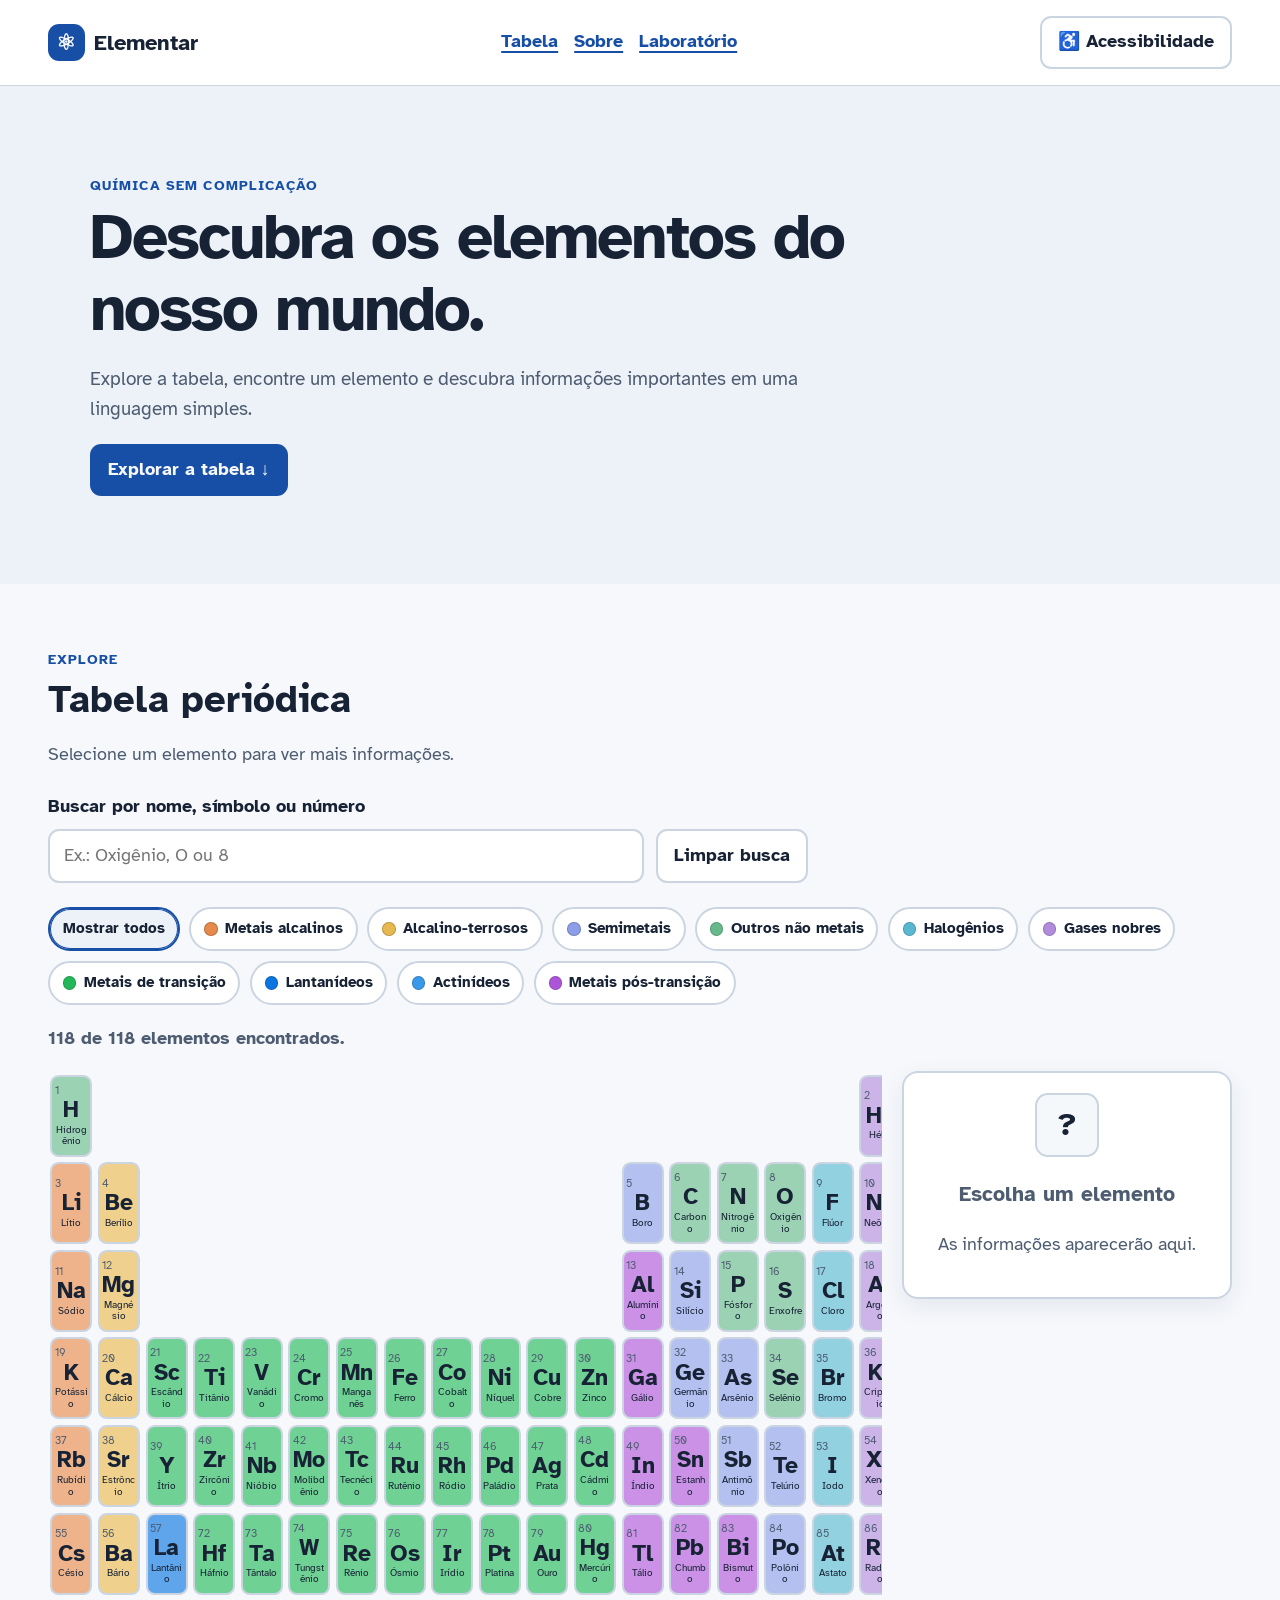
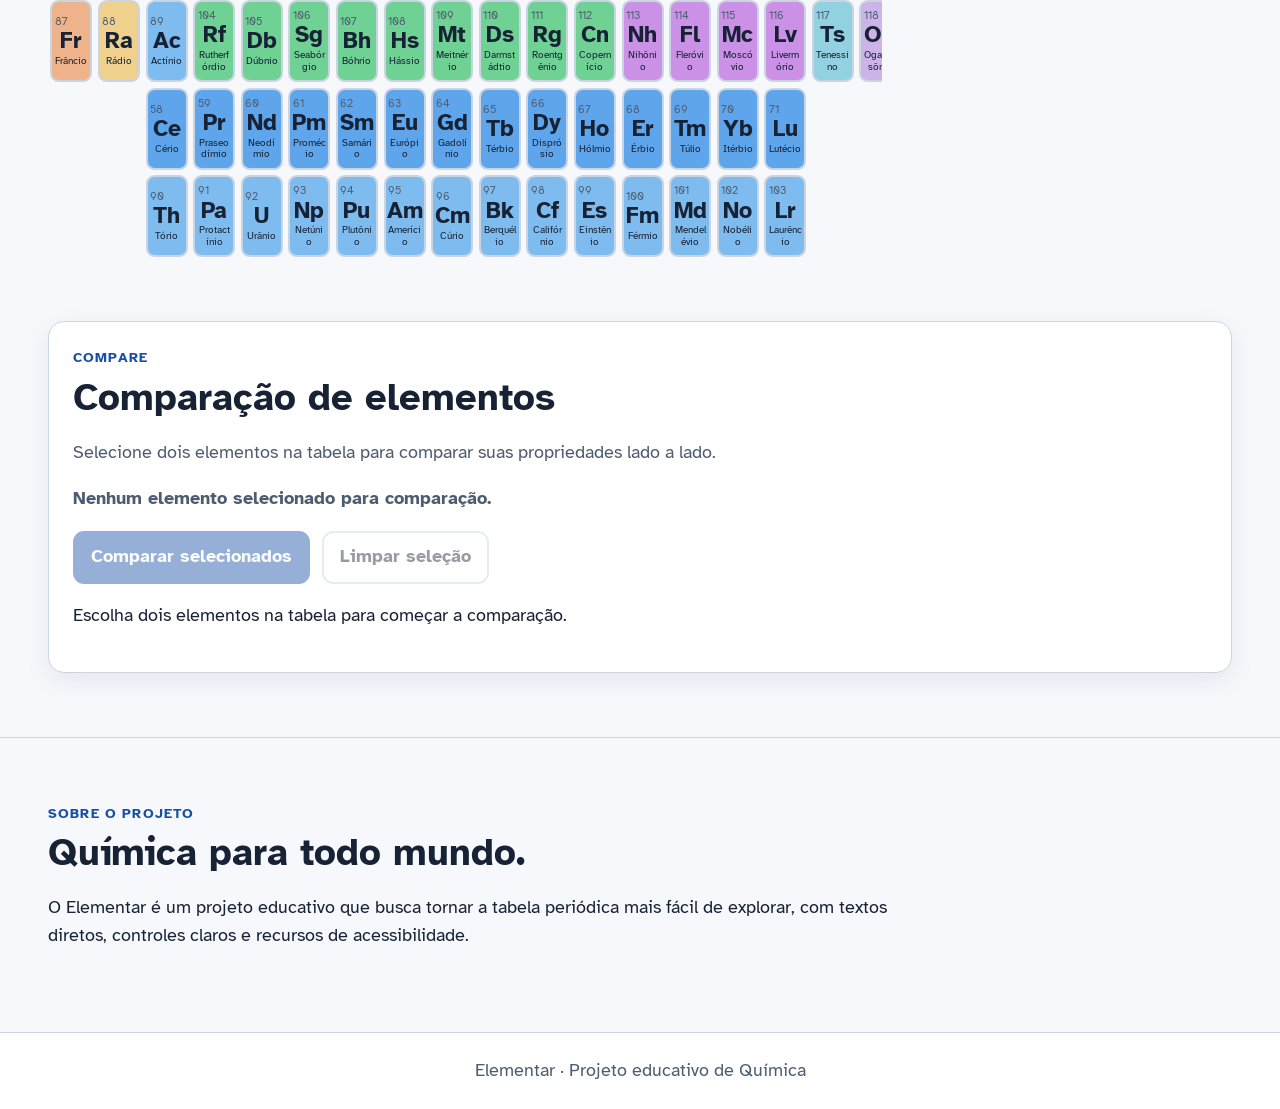
<file: SiteElementar/index.html>
<!doctype html>
<html lang="pt-BR">

<head>
  <meta charset="utf-8">
  <meta name="viewport" content="width=device-width, initial-scale=1">
  <meta name="description" content="Explore os elementos químicos de forma simples e interativa.">
  <link rel="icon" href="favicon.ico" type="image/x-icon">

  <title>Elementar | Tabela Periódica</title>

  <link rel="preconnect" href="https://fonts.googleapis.com">
  <link rel="preconnect" href="https://fonts.gstatic.com" crossorigin>
  <link
    href="https://fonts.googleapis.com/css2?family=Atkinson+Hyperlegible:wght@400;700&family=Nunito:wght@400;600;700;800&display=swap"
    rel="stylesheet">

  <link rel="stylesheet" href="style.css">
  <script src="accessibility.js" defer></script>
  <script src="elements.js" defer></script>
  <script src="script.js" defer></script>
</head>

<body>
  <a class="skip-link" href="#conteudo">
    Pular para o conteúdo
  </a>

  <header class="site-header">
    <a class="brand" href="#" aria-label="Elementar, página inicial">
      <span class="brand-mark" aria-hidden="true">⚛</span>
      <span>Elementar</span>
    </a>

    <nav class="main-nav" aria-label="Navegação principal">
      <a href="#tabela">Tabela</a>
      <a href="#sobre">Sobre</a>
      <a href="laboratorio/labmenu.html">Laboratório</a>
    </nav>


    <div class="accessibility-menu">
      <button id="accessibilityToggle" class="button button-secondary" type="button" aria-expanded="false"
        aria-controls="accessibilityPanel">
        ♿ Acessibilidade
      </button>

      <section id="accessibilityPanel" class="accessibility-panel" aria-labelledby="accessibilityTitle" hidden>
        <div class="accessibility-header">
          <h2 id="accessibilityTitle">Acessibilidade</h2>

          <button id="closeAccessibility" class="button button-secondary" type="button"
            aria-label="Fechar painel de acessibilidade">
            ✕
          </button>
        </div>

        <!-- TAMANHO DO TEXTO -->
        <div class="accessibility-option">
          <h3>Tamanho do texto</h3>

          <div class="text-size-controls">
            <button id="decreaseText" class="button button-secondary" type="button"
              aria-label="Diminuir tamanho do texto">
              A−
            </button>

            <span id="textSizeValue" aria-live="polite">100%</span>

            <button id="increaseText" class="button button-secondary" type="button"
              aria-label="Aumentar tamanho do texto">
              A+
            </button>
          </div>

          <button id="resetText" class="text-reset" type="button">
            Restaurar tamanho padrão
          </button>
        </div>

        <!-- ALTO CONTRASTE -->
        <div class="accessibility-option">
          <h3>Alto contraste</h3>

          <button id="contrastToggle" class="button button-secondary" type="button" aria-pressed="false">
            Ativar alto contraste
          </button>
        </div>

        <!-- TEMA -->
        <div class="accessibility-option">
          <h3>Tema</h3>

          <button id="themeToggle" class="button button-secondary" type="button" aria-pressed="false">
            🌙 Tema escuro
          </button>
        </div>

        <!-- NAVEGAÇÃO PELO TECLADO -->
        <div class="accessibility-option">
          <h3>Navegação pelo teclado</h3>

          <p>
            Use Tab para avançar entre os controles e
            Shift + Tab para voltar.
          </p>

          <p>
            Use Enter ou Espaço para ativar botões
            e Esc para fechar este painel.
          </p>
        </div>
      </section>
    </div>
  </header>

  <main id="conteudo">
    <section class="hero" aria-labelledby="hero-title">
      <p class="eyebrow">Química sem complicação</p>

      <h1 id="hero-title">
        Descubra os elementos do nosso mundo.
      </h1>

      <p>
        Explore a tabela, encontre um elemento e descubra
        informações importantes em uma linguagem simples.
      </p>

      <a class="button button-primary" href="#tabela">
        Explorar a tabela ↓
      </a>
    </section>

    <section id="tabela" class="section" aria-labelledby="table-title">
      <div class="section-heading">
        <div>
          <p class="eyebrow">Explore</p>
          <h2 id="table-title">Tabela periódica</h2>
          <p>Selecione um elemento para ver mais informações.</p>
        </div>
      </div>

      <div class="search-row">
        <label class="search-label" for="searchInput">
          Buscar por nome, símbolo ou número
        </label>

        <div class="search-controls">
          <input id="searchInput" type="search" placeholder="Ex.: Oxigênio, O ou 8" autocomplete="off">

          <button id="clearSearch" class="button button-secondary" type="button">
            Limpar busca
          </button>
        </div>
      </div>

      <div class="legend" aria-label="Filtrar elementos por grupo">
        <button class="filter-button" data-filter="all" aria-pressed="true" type="button">
          Mostrar todos
        </button>

        <button class="filter-button" data-filter="alkali" aria-pressed="false" type="button">
          <span class="legend-dot alkali"></span>
          Metais alcalinos
        </button>

        <button class="filter-button" data-filter="alkaline" aria-pressed="false" type="button">
          <span class="legend-dot alkaline"></span>
          Alcalino-terrosos
        </button>

        <button class="filter-button" data-filter="metalloid" aria-pressed="false" type="button">
          <span class="legend-dot metalloid"></span>
          Semimetais
        </button>

        <button class="filter-button" data-filter="nonmetal" aria-pressed="false" type="button">
          <span class="legend-dot nonmetal"></span>
          Outros não metais
        </button>

        <button class="filter-button" data-filter="halogen" aria-pressed="false" type="button">
          <span class="legend-dot halogen"></span>
          Halogênios
        </button>

        <button class="filter-button" data-filter="noble" aria-pressed="false" type="button">
          <span class="legend-dot noble"></span>
          Gases nobres
        </button>

        <button class="filter-button" data-filter="transition" aria-pressed="false" type="button">
          <span class="legend-dot transition"></span>
          Metais de transição
        </button>

        <button class="filter-button" data-filter="lanthanide" aria-pressed="false" type="button">
          <span class="legend-dot lanthanide"></span>
          Lantanídeos
        </button>

        <button class="filter-button" data-filter="actinide" aria-pressed="false" type="button">
          <span class="legend-dot actinide"></span>
          Actinídeos
        </button>

        <button class="filter-button" data-filter="post-transition" aria-pressed="false" type="button">
          <span class="legend-dot post-transition"></span>
          Metais pós-transição
        </button>
      </div>

      <p id="resultsStatus" class="status-text" role="status" aria-live="polite">
        Carregando elementos…
      </p>

      <div class="table-layout">
        <div id="periodicTable" class="periodic-table" role="group" aria-label="Elementos da tabela periódica"></div>

        <aside id="elementDetails" class="details-panel" aria-labelledby="detailTitle" aria-live="polite">
          <div class="empty-detail">
            <span class="detail-symbol" aria-hidden="true">?</span>
            <h3 id="detailTitle">Escolha um elemento</h3>
            <p>As informações aparecerão aqui.</p>
          </div>
        </aside>
      
      </div>

      <!-- COMPARAÇÃO DE ELEMENTOS -->
      <section
        id="comparisonSection"
        class="comparison-section"
        aria-labelledby="comparisonTitle"
      >
        <div class="section-heading">
          <div>
            <p class="eyebrow">Compare</p>
            <h2 id="comparisonTitle">Comparação de elementos</h2>
            <p>
              Selecione dois elementos na tabela para comparar
              suas propriedades lado a lado.
            </p>
          </div>
        </div>

        <p id="comparisonStatus" class="status-text" role="status" aria-live="polite">
          Nenhum elemento selecionado para comparação.
        </p>

        <div class="comparison-actions">
          <button
            id="compareButton"
            class="button button-primary"
            type="button"
            disabled
          >
            Comparar selecionados
          </button>

          <button
            id="clearComparison"
            class="button button-secondary"
            type="button"
            disabled
          >
            Limpar seleção
          </button>
        </div>

        <div
          id="comparisonResult"
          class="comparison-result"
          aria-live="polite"
        >
          <p>
            Escolha dois elementos na tabela para começar a comparação.
          </p>
        </div>
      </section>
    </section>

    <section id="sobre" class="section about-section">
      <p class="eyebrow">Sobre o projeto</p>

      <h2>Química para todo mundo.</h2>

      <p>
        O Elementar é um projeto educativo que busca tornar
        a tabela periódica mais fácil de explorar, com textos
        diretos, controles claros e recursos de acessibilidade.
      </p>
    </section>
  </main>

  <footer class="site-footer">
    <p>Elementar · Projeto educativo de Química</p>
  </footer>
</body>

</html>
</file>
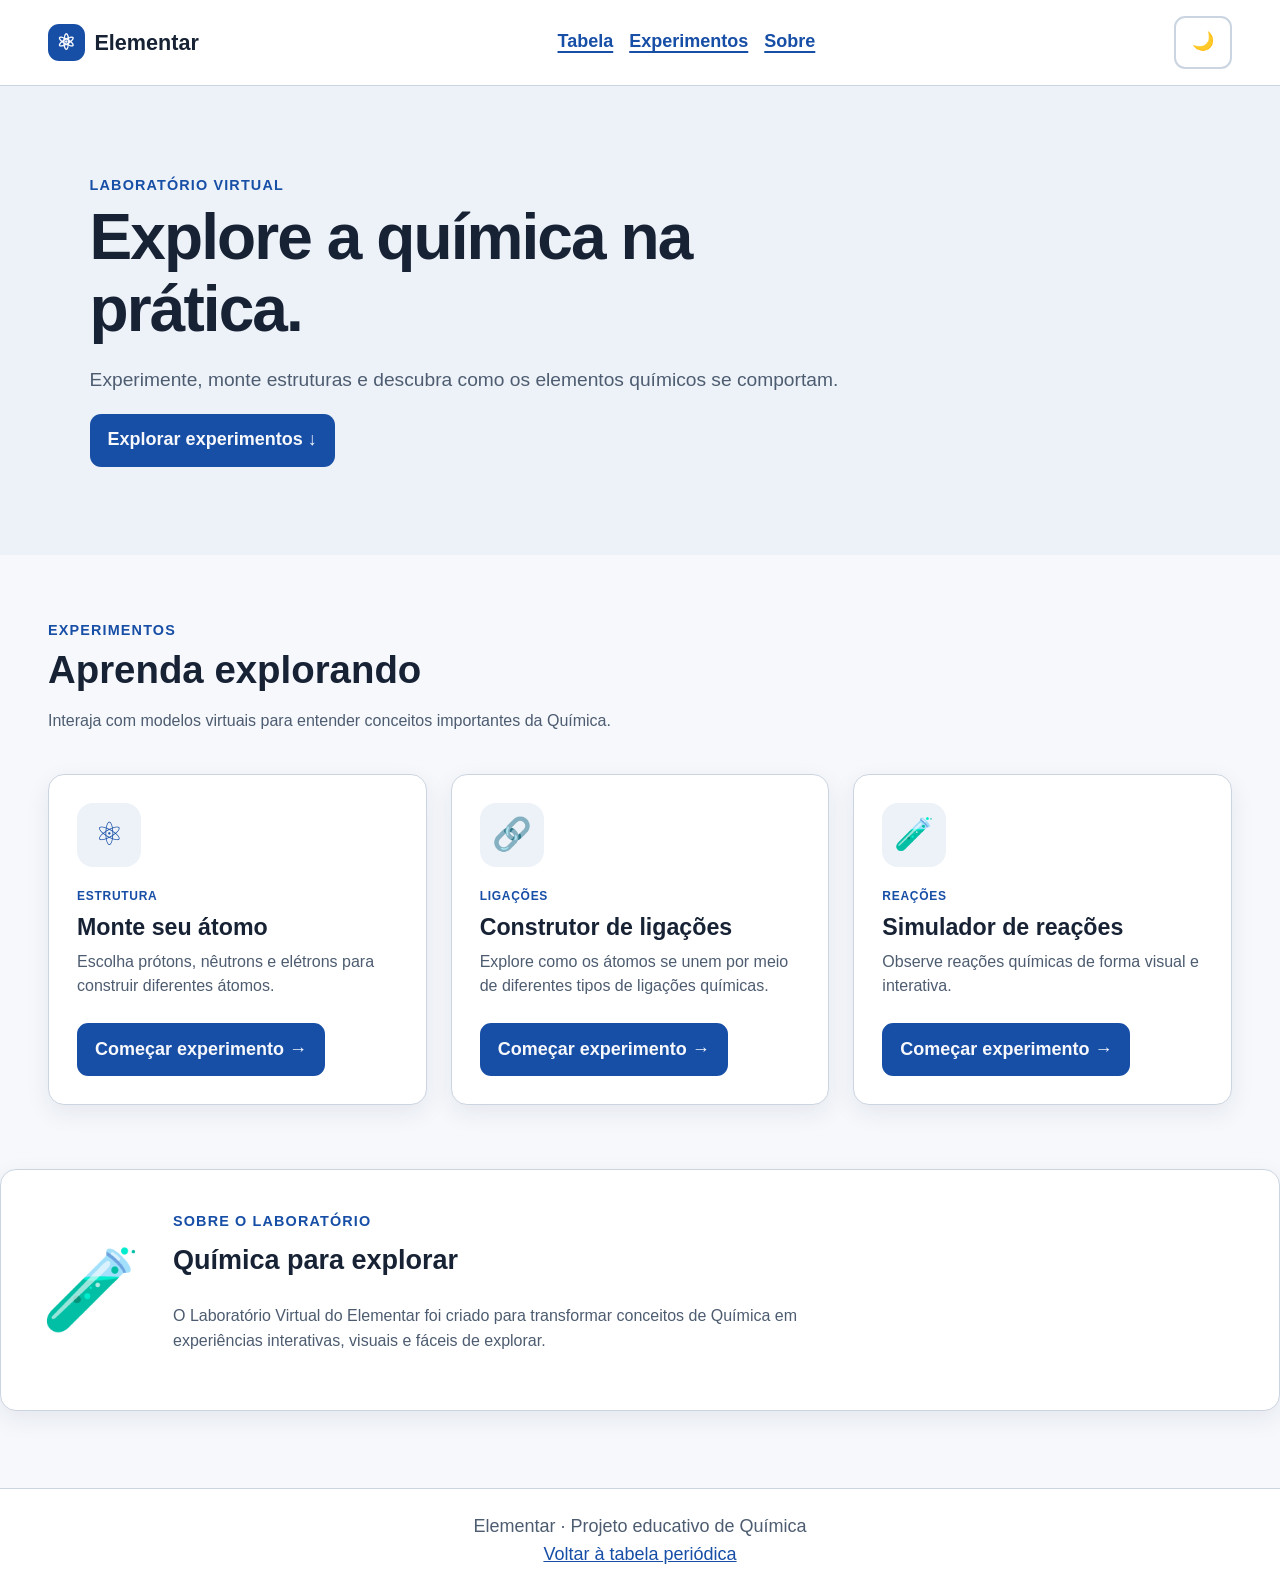
<file: SiteElementar/laboratorio/labmenu.html>
<!DOCTYPE html>
<html lang="pt-BR">
<head>
  <meta charset="UTF-8">
  <meta name="viewport" content="width=device-width, initial-scale=1.0">

  <title>Elementar | Laboratório Virtual</title>

    <link rel="icon" href="../favicon.ico" type="image/x-icon">
  <link rel="stylesheet" href="../style.css">
  <link rel="stylesheet" href="labmenu.css">

  <script src="../accessibility.js" defer></script>
  <script src="labmenu.js" defer></script>
</head>

<body>

  <!-- ================================
       CABEÇALHO
  ================================= -->

  <header class="site-header">

    <a
      class="brand"
      href="../index.html"
      aria-label="Elementar, página inicial"
    >
      <span class="brand-mark" aria-hidden="true">⚛</span>
      <span>Elementar</span>
    </a>

    <nav class="main-nav" aria-label="Navegação principal">
      <a href="../index.html">Tabela</a>
      <a href="#experimentos">Experimentos</a>
      <a href="#sobre-lab">Sobre</a>
    </nav>

    <button
      id="themeToggle"
      class="button button-secondary"
      type="button"
      aria-label="Alternar tema"
      aria-pressed="false"
    >
      🌙
    </button>

  </header>


  <!-- ================================
       CONTEÚDO PRINCIPAL
  ================================= -->

  <main>

    <!-- HERO -->

    <section class="hero" aria-labelledby="hero-title">

      <p class="eyebrow">Laboratório virtual</p>

      <h1 id="hero-title">
        Explore a química na prática.
      </h1>

      <p>
        Experimente, monte estruturas e descubra como
        os elementos químicos se comportam.
      </p>

      <a
        href="#experimentos"
        class="button button-primary"
      >
        Explorar experimentos ↓
      </a>

    </section>


    <!-- EXPERIMENTOS -->

    <section
      class="experiments-section"
      id="experimentos"
      aria-labelledby="experimentos-title"
    >

      <div class="section-heading">

        <p class="eyebrow">Experimentos</p>

        <h2 id="experimentos-title">
          Aprenda explorando
        </h2>

        <p>
          Interaja com modelos virtuais para entender
          conceitos importantes da Química.
        </p>

      </div>


      <div class="experiment-grid">

        <!-- ÁTOMO -->

        <article class="experiment-card">

          <div
            class="experiment-icon atom-icon"
            aria-hidden="true"
          >
            ⚛
          </div>

          <span class="experiment-tag">
            ESTRUTURA
          </span>

          <h3>
            Monte seu átomo
          </h3>

          <p>
            Escolha prótons, nêutrons e elétrons
            para construir diferentes átomos.
          </p>

          <a
            href="exp_atomo/atomo.html"
            class="card-button"
          >
            Começar experimento →
          </a>

        </article>


        <!-- LIGAÇÕES -->

        <article class="experiment-card">

          <div
            class="experiment-icon bond-icon"
            aria-hidden="true"
          >
            🔗
          </div>

          <span class="experiment-tag">
            LIGAÇÕES
          </span>

          <h3>
            Construtor de ligações
          </h3>

          <p>
            Explore como os átomos se unem por meio
            de diferentes tipos de ligações químicas.
          </p>

          <a
            href="exp_ligacoes/ligacoes.html"
            class="card-button"
          >
            Começar experimento →
          </a>

        </article>


        <!-- REAÇÕES -->

        <article class="experiment-card">

          <div
            class="experiment-icon reaction-icon"
            aria-hidden="true"
          >
            🧪
          </div>

          <span class="experiment-tag">
            REAÇÕES
          </span>

          <h3>
            Simulador de reações
          </h3>

          <p>
            Observe reações químicas de forma
            visual e interativa.
          </p>

          <a
            href="exp_reacoes/reacoes.html"
            class="card-button"
          >
            Começar experimento →
          </a>

        </article>

      </div>

    </section>


    <!-- SOBRE -->

    <section
      class="about-lab"
      id="sobre-lab"
      aria-labelledby="sobre-lab-title"
    >

      <div
        class="about-symbol"
        aria-hidden="true"
      >
        🧪
      </div>

      <div>

        <p class="eyebrow">
          Sobre o laboratório
        </p>

        <h2 id="sobre-lab-title">
          Química para explorar
        </h2>

        <p>
          O Laboratório Virtual do Elementar foi criado
          para transformar conceitos de Química em
          experiências interativas, visuais e fáceis
          de explorar.
        </p>

      </div>

    </section>

  </main>


  <!-- ================================
       RODAPÉ
  ================================= -->

  <footer class="site-footer">

    <p>
      Elementar · Projeto educativo de Química
    </p>

    <a href="../index.html">
      Voltar à tabela periódica
    </a>

  </footer>

</body>
</html>
</file>
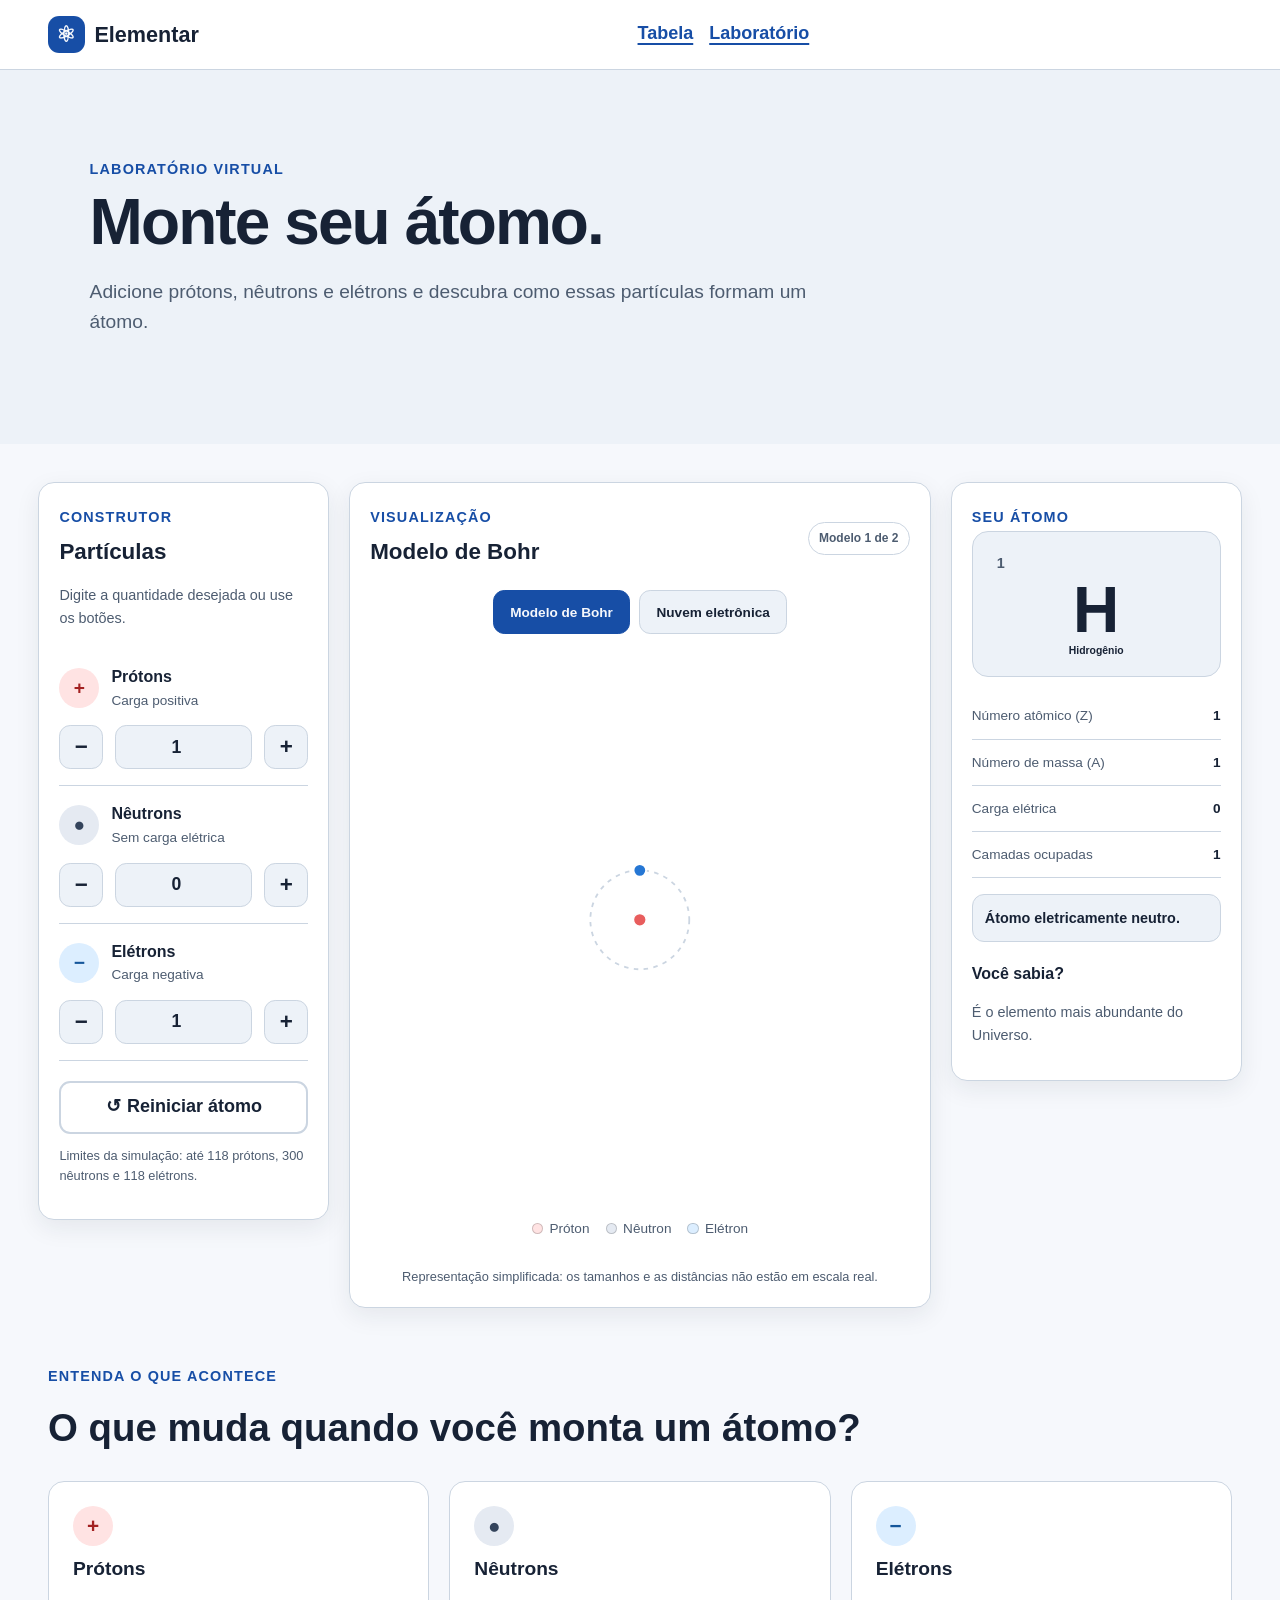
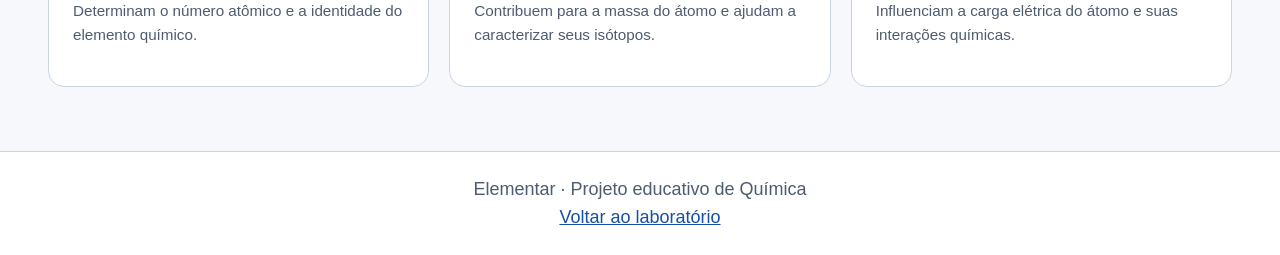
<file: SiteElementar/laboratorio/exp_atomo/atomo.html>
<!DOCTYPE html>
<html lang="pt-BR">

<head>
  <meta charset="UTF-8">

  <meta
    name="viewport"
    content="width=device-width, initial-scale=1.0"
  >

  <meta
    name="description"
    content="Monte seu próprio átomo e explore prótons, nêutrons e elétrons no Laboratório Elementar."
  >

  <title>Elementar | Monte seu Átomo</title>

  <link rel="icon" href="../../favicon.ico" type="image/x-icon">
  <link rel="stylesheet" href="../../style.css">
  <link rel="stylesheet" href="atomo.css">

  <script src="../../accessibility.js" defer></script>
  <script src="../../elements.js" defer></script>
  <script src="atomo.js" defer></script>
</head>


<body>

  <!-- ================================
       CABEÇALHO
  ================================= -->

  <header class="site-header">

  <a
    href="../../index.html"
    class="brand"
    aria-label="Elementar, página inicial"
  >
    <span
      class="brand-mark"
      aria-hidden="true"
    >
      ⚛
    </span>

    <span>Elementar</span>
  </a>

  <nav
    class="main-nav"
    aria-label="Navegação principal"
  >
    <a href="../../index.html">
      Tabela
    </a>

    <a href="../labmenu.html">
      Laboratório
    </a>
  </nav>

</header>


  <!-- ================================
       CONTEÚDO PRINCIPAL
  ================================= -->

  <main id="conteudo">


    <!-- ================================
         HERO
    ================================= -->

    <section
      class="hero"
      aria-labelledby="hero-title"
    >

      <p class="eyebrow">
        Laboratório virtual
      </p>

      <h1 id="hero-title">
        Monte seu átomo.
      </h1>

      <p>
        Adicione prótons, nêutrons e elétrons e descubra
        como essas partículas formam um átomo.
      </p>

    </section>


    <!-- ================================
         ÁREA DO EXPERIMENTO
    ================================= -->

    <section
      class="workspace"
      aria-label="Área do experimento"
    >


      <!-- ==============================
           CONTROLES
      =============================== -->

      <aside class="controls-panel">

        <div class="panel-heading">

          <span class="eyebrow">
            Construtor
          </span>

          <h2>
            Partículas
          </h2>

          <p>
            Digite a quantidade desejada ou use os botões.
          </p>

        </div>


        <!-- PRÓTONS -->

        <div class="particle-control">

          <div class="particle-heading">

            <span
              class="particle-dot proton-dot"
              aria-hidden="true"
            >
              +
            </span>

            <div>

              <h3>
                Prótons
              </h3>

              <p>
                Carga positiva
              </p>

            </div>

          </div>


          <div class="counter">

            <button
              class="counter-button"
              id="removeProton"
              type="button"
              aria-label="Diminuir prótons"
            >
              −
            </button>

            <input
              class="counter-input"
              id="protonCount"
              type="number"
              min="1"
              max="118"
              value="1"
              aria-label="Quantidade de prótons"
            >

            <button
              class="counter-button"
              id="addProton"
              type="button"
              aria-label="Aumentar prótons"
            >
              +
            </button>

          </div>

        </div>


        <!-- NÊUTRONS -->

        <div class="particle-control">

          <div class="particle-heading">

            <span
              class="particle-dot neutron-dot"
              aria-hidden="true"
            >
              ●
            </span>

            <div>

              <h3>
                Nêutrons
              </h3>

              <p>
                Sem carga elétrica
              </p>

            </div>

          </div>


          <div class="counter">

            <button
              class="counter-button"
              id="removeNeutron"
              type="button"
              aria-label="Diminuir nêutrons"
            >
              −
            </button>

            <input
              class="counter-input"
              id="neutronCount"
              type="number"
              min="0"
              max="300"
              value="0"
              aria-label="Quantidade de nêutrons"
            >

            <button
              class="counter-button"
              id="addNeutron"
              type="button"
              aria-label="Aumentar nêutrons"
            >
              +
            </button>

          </div>

        </div>


        <!-- ELÉTRONS -->

        <div class="particle-control">

          <div class="particle-heading">

            <span
              class="particle-dot electron-dot"
              aria-hidden="true"
            >
              −
            </span>

            <div>

              <h3>
                Elétrons
              </h3>

              <p>
                Carga negativa
              </p>

            </div>

          </div>


          <div class="counter">

            <button
              class="counter-button"
              id="removeElectron"
              type="button"
              aria-label="Diminuir elétrons"
            >
              −
            </button>

            <input
              class="counter-input"
              id="electronCount"
              type="number"
              min="0"
              max="118"
              value="1"
              aria-label="Quantidade de elétrons"
            >

            <button
              class="counter-button"
              id="addElectron"
              type="button"
              aria-label="Aumentar elétrons"
            >
              +
            </button>

          </div>

        </div>


        <!-- REINICIAR -->

        <button
          class="button button-secondary reset-button"
          id="resetAtom"
          type="button"
        >
          <span aria-hidden="true">↺</span>
          Reiniciar átomo
        </button>


        <p class="control-note">
          Limites da simulação: até 118 prótons,
          300 nêutrons e 118 elétrons.
        </p>

      </aside>


      <!-- ==============================
           VISUALIZAÇÃO
      =============================== -->

      <section
        class="atom-panel"
        aria-labelledby="visualTitle"
      >

        <div class="atom-panel-heading">

          <div>

            <span class="eyebrow">
              Visualização
            </span>

            <h2 id="visualTitle">
              Modelo de Bohr
            </h2>

          </div>

          <span
            class="model-badge"
            id="modelBadge"
          >
            Modelo 1 de 2
          </span>

        </div>


        <!-- SELETOR DE MODELO -->

        <div
          class="model-switch"
          aria-label="Escolher modelo atômico"
        >

          <button
            class="model-button active"
            id="bohrButton"
            type="button"
            aria-pressed="true"
          >
            Modelo de Bohr
          </button>

          <button
            class="model-button"
            id="cloudButton"
            type="button"
            aria-pressed="false"
          >
            Nuvem eletrônica
          </button>

        </div>


        <!-- ÁTOMO -->

        <div
          class="atom-stage"
          id="atomStage"
          role="img"
          aria-label="Representação do átomo no modelo de Bohr"
        >

          <svg
            id="atomSvg"
            class="atom-svg"
            viewBox="0 0 600 600"
            xmlns="http://www.w3.org/2000/svg"
            aria-hidden="true"
          >

            <g id="shellsLayer"></g>

            <g id="nucleusLayer"></g>

            <g id="electronsLayer"></g>

          </svg>

        </div>


        <!-- LEGENDA -->

        <div
          class="legend"
          aria-label="Legenda das partículas"
        >

          <span>
            <i
              class="legend-dot proton-dot"
              aria-hidden="true"
            ></i>

            Próton
          </span>

          <span>
            <i
              class="legend-dot neutron-dot"
              aria-hidden="true"
            ></i>

            Nêutron
          </span>

          <span>
            <i
              class="legend-dot electron-dot"
              aria-hidden="true"
            ></i>

            Elétron
          </span>

        </div>


        <p class="visual-note">
          Representação simplificada: os tamanhos e as
          distâncias não estão em escala real.
        </p>

      </section>


      <!-- ==============================
           INFORMAÇÕES
      =============================== -->

      <aside class="info-panel">

        <span class="eyebrow">
          Seu átomo
        </span>


        <!-- CARTÃO DO ELEMENTO -->

        <div class="element-card">

          <span
            class="element-number"
            id="atomicNumber"
          >
            1
          </span>

          <strong
            class="element-symbol"
            id="elementSymbol"
          >
            H
          </strong>

          <span
            class="element-name"
            id="elementName"
          >
            Hidrogênio
          </span>

        </div>


        <!-- INFORMAÇÕES -->

        <div class="info-list">

          <div class="info-row">

            <span>
              Número atômico (Z)
            </span>

            <strong id="infoZ">
              1
            </strong>

          </div>


          <div class="info-row">

            <span>
              Número de massa (A)
            </span>

            <strong id="infoA">
              1
            </strong>

          </div>


          <div class="info-row">

            <span>
              Carga elétrica
            </span>

            <strong id="infoCharge">
              0
            </strong>

          </div>


          <div class="info-row">

            <span>
              Camadas ocupadas
            </span>

            <strong id="infoShells">
              1
            </strong>

          </div>

        </div>


        <!-- STATUS -->

        <div
          class="atom-status"
          id="atomStatus"
          aria-live="polite"
        >
          Átomo eletricamente neutro.
        </div>


        <!-- CURIOSIDADE -->

        <div class="mini-explanation">

          <h3>
            Você sabia?
          </h3>

          <p id="atomFact">
            O número de prótons determina qual é
            o elemento químico.
          </p>

        </div>

      </aside>

    </section>


    <!-- ================================
         SEÇÃO EDUCATIVA
    ================================= -->

    <section class="learn-section">

      <span class="eyebrow">
        Entenda o que acontece
      </span>

      <h2>
        O que muda quando você monta um átomo?
      </h2>


      <div class="concept-grid">


        <!-- PRÓTONS -->

        <article class="concept-card">

          <span
            class="concept-symbol proton-text"
            aria-hidden="true"
          >
            +
          </span>

          <h3>
            Prótons
          </h3>

          <p>
            Determinam o número atômico e a identidade
            do elemento químico.
          </p>

        </article>


        <!-- NÊUTRONS -->

        <article class="concept-card">

          <span
            class="concept-symbol neutron-text"
            aria-hidden="true"
          >
            ●
          </span>

          <h3>
            Nêutrons
          </h3>

          <p>
            Contribuem para a massa do átomo e ajudam
            a caracterizar seus isótopos.
          </p>

        </article>


        <!-- ELÉTRONS -->

        <article class="concept-card">

          <span
            class="concept-symbol electron-text"
            aria-hidden="true"
          >
            −
          </span>

          <h3>
            Elétrons
          </h3>

          <p>
            Influenciam a carga elétrica do átomo
            e suas interações químicas.
          </p>

        </article>

      </div>

    </section>

  </main>


  <!-- ================================
       RODAPÉ
  ================================= -->

  <footer class="site-footer">

    <p>
      Elementar · Projeto educativo de Química
    </p>

    <a href="../labmenu.html">
      Voltar ao laboratório
    </a>

  </footer>

</body>
</html>
</file>
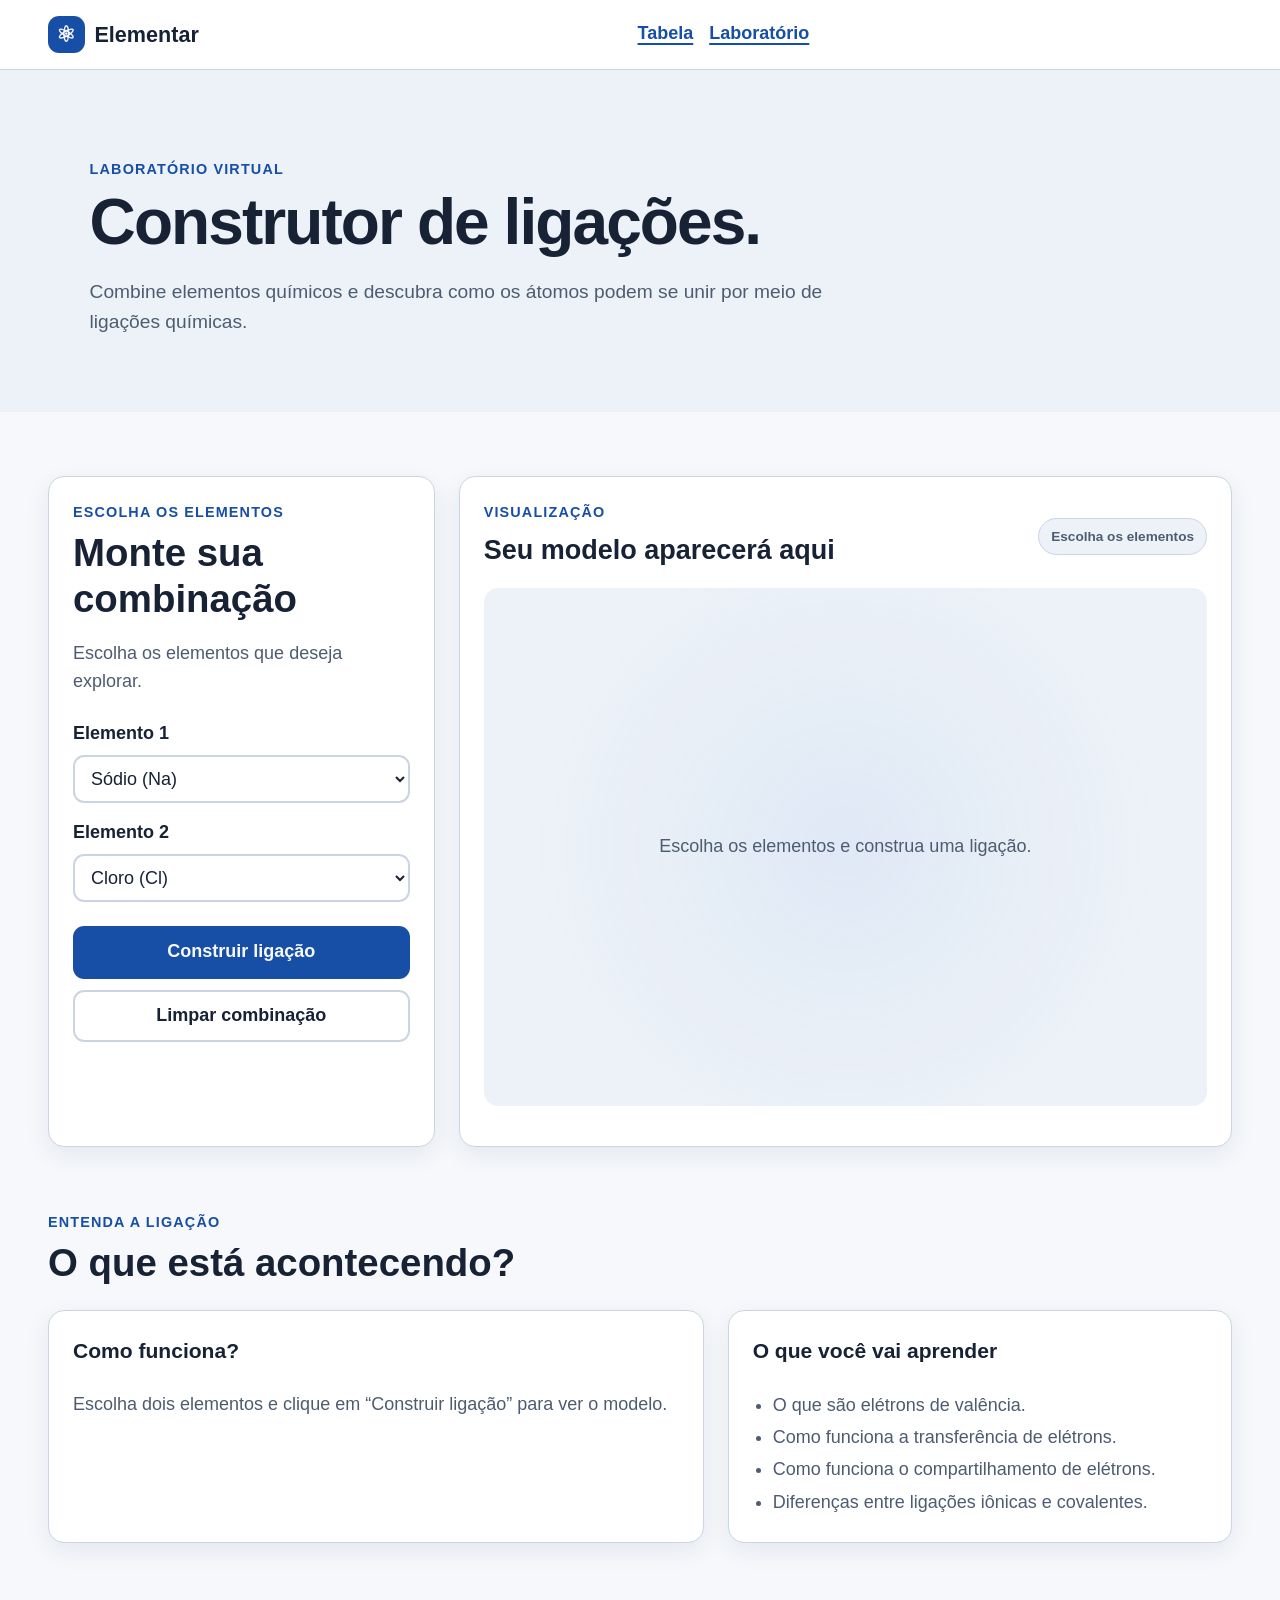
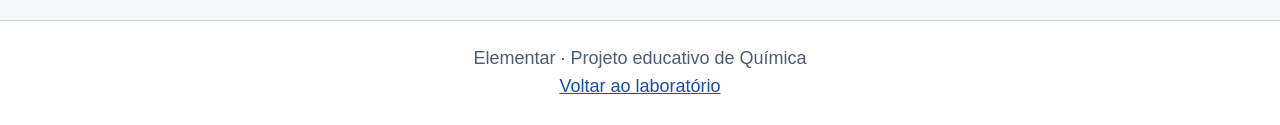
<file: SiteElementar/laboratorio/exp_ligacoes/ligacoes.html>
<!DOCTYPE html>
<html lang="pt-BR">

<head>
  <meta charset="UTF-8">
  <meta
    name="viewport"
    content="width=device-width, initial-scale=1.0"
  >

  <title>Elementar | Construtor de Ligações</title>
  <link rel="icon" href="../../favicon.ico" type="image/x-icon">

  <!-- Estilo global -->
  <link rel="stylesheet" href="../../style.css">

  <!-- Estilo deste experimento -->
  <link rel="stylesheet" href="ligacoes.css">

  <!-- Preferências de acessibilidade -->
  <script src="../../accessibility.js" defer></script>

  <!-- Dados dos elementos -->
  <script src="../../elements.js" defer></script>

  <!-- Lógica do experimento -->
  <script src="ligacoes.js" defer></script>
</head>

<body>

  <!-- ================================
       NAVEGAÇÃO
  ================================= -->

  <header class="site-header">

    <a
      class="brand"
      href="../../index.html"
      aria-label="Elementar, página inicial"
    >
      <span
        class="brand-mark"
        aria-hidden="true"
      >
        ⚛
      </span>

      <span>Elementar</span>
    </a>

    <nav
      class="main-nav"
      aria-label="Navegação principal"
    >
      <a href="../../index.html">
        Tabela
      </a>

      <a href="../labmenu.html">
        Laboratório
      </a>
    </nav>

  </header>


  <main>

    <!-- ================================
         HERO
    ================================= -->

    <section
      class="hero bond-hero"
      aria-labelledby="hero-title"
    >

      <p class="eyebrow">
        Laboratório virtual
      </p>

      <h1 id="hero-title">
        Construtor de ligações.
      </h1>

      <p>
        Combine elementos químicos e descubra como os átomos
        podem se unir por meio de ligações químicas.
      </p>

    </section>


    <!-- ================================
         ÁREA PRINCIPAL
    ================================= -->

    <section
      class="bond-section"
      aria-labelledby="bond-workspace-title"
    >

      <div class="bond-workspace">

        <!-- ESCOLHA DOS ELEMENTOS -->

        <div class="bond-controls">

          <div class="section-heading">
            <p class="eyebrow">
              Escolha os elementos
            </p>

            <h2 id="bond-workspace-title">
              Monte sua combinação
            </h2>

            <p>
              Escolha os elementos que deseja explorar.
            </p>
          </div>


          <div class="element-selectors">

            <div class="element-selector">

              <label for="elementA">
                Elemento 1
              </label>

              <select id="elementA">

                <option value="Na">
                  Sódio (Na)
                </option>

                <option value="Cl">
                  Cloro (Cl)
                </option>

                <option value="H">
                  Hidrogênio (H)
                </option>

                <option value="O">
                  Oxigênio (O)
                </option>

                <option value="Mg">
                  Magnésio (Mg)
                </option>

              </select>

            </div>


            <div class="element-selector">

              <label for="elementB">
                Elemento 2
              </label>

              <select id="elementB">

                <option value="Cl">
                  Cloro (Cl)
                </option>

                <option value="Na">
                  Sódio (Na)
                </option>

                <option value="H">
                  Hidrogênio (H)
                </option>

                <option value="O">
                  Oxigênio (O)
                </option>

                <option value="Mg">
                  Magnésio (Mg)
                </option>

              </select>

            </div>

          </div>


          <button
            id="buildBond"
            class="button button-primary"
            type="button"
          >
            Construir ligação
          </button>

          <button
            id="resetBond"
            class="button button-secondary"
            type="button"
          >
            Limpar combinação
          </button>

        </div>


        <!-- VISUALIZAÇÃO -->

        <div class="bond-visual">

          <div class="visual-heading">

            <div>
              <p class="eyebrow">
                Visualização
              </p>

              <h2 id="visualTitle">
                Sua combinação
              </h2>
            </div>

            <span
              id="bondBadge"
              class="bond-badge"
            >
              Aguardando combinação
            </span>

          </div>


          <div
            id="bondStage"
            class="bond-stage"
          >

            <div
              class="stage-placeholder"
              id="stagePlaceholder"
            >
              <span aria-hidden="true">
                ⚛️
              </span>

              <p>
                Escolha os elementos para começar!
              </p>
            </div>


            <svg
              id="bondSvg"
              class="bond-svg"
              viewBox="0 0 600 430"
              role="img"
              aria-label="Modelo visual da ligação química"
            >
              <g id="bondDiagram"></g>
            </svg>

          </div>


          <p
            class="visual-caption"
            id="visualCaption"
          >
            Os modelos são representações simplificadas
            dos átomos e de suas ligações.
          </p>

        </div>

      </div>

    </section>


    <!-- ================================
         EXPLICAÇÃO
    ================================= -->

    <section
      class="bond-explanation-section"
      aria-labelledby="explanation-section-title"
    >

      <div class="section-heading">

        <p class="eyebrow">
          Entenda a ligação
        </p>

        <h2 id="explanation-section-title">
          O que está acontecendo?
        </h2>

      </div>


      <div class="bond-explanation">

        <div class="explanation-card">

          <h3 id="explanationTitle">
            Vamos descobrir!
          </h3>

          <p id="explanationText">
            Selecione dois elementos e construa uma
            combinação para visualizar uma explicação.
          </p>

        </div>


        <div class="bond-learning">

          <h3>
            O que você vai aprender
          </h3>

          <ul>

            <li>
              O que são elétrons de valência.
            </li>

            <li>
              Como funciona a transferência de elétrons.
            </li>

            <li>
              Como funciona o compartilhamento de elétrons.
            </li>

            <li>
              Diferenças entre ligações iônicas
              e covalentes.
            </li>

          </ul>

        </div>

      </div>

    </section>

  </main>


  <!-- ================================
       RODAPÉ
  ================================= -->

  <footer class="site-footer">

    <p>
      Elementar · Projeto educativo de Química
    </p>

    <a href="../labmenu.html">
      Voltar ao laboratório
    </a>

  </footer>

</body>
</html>
</file>
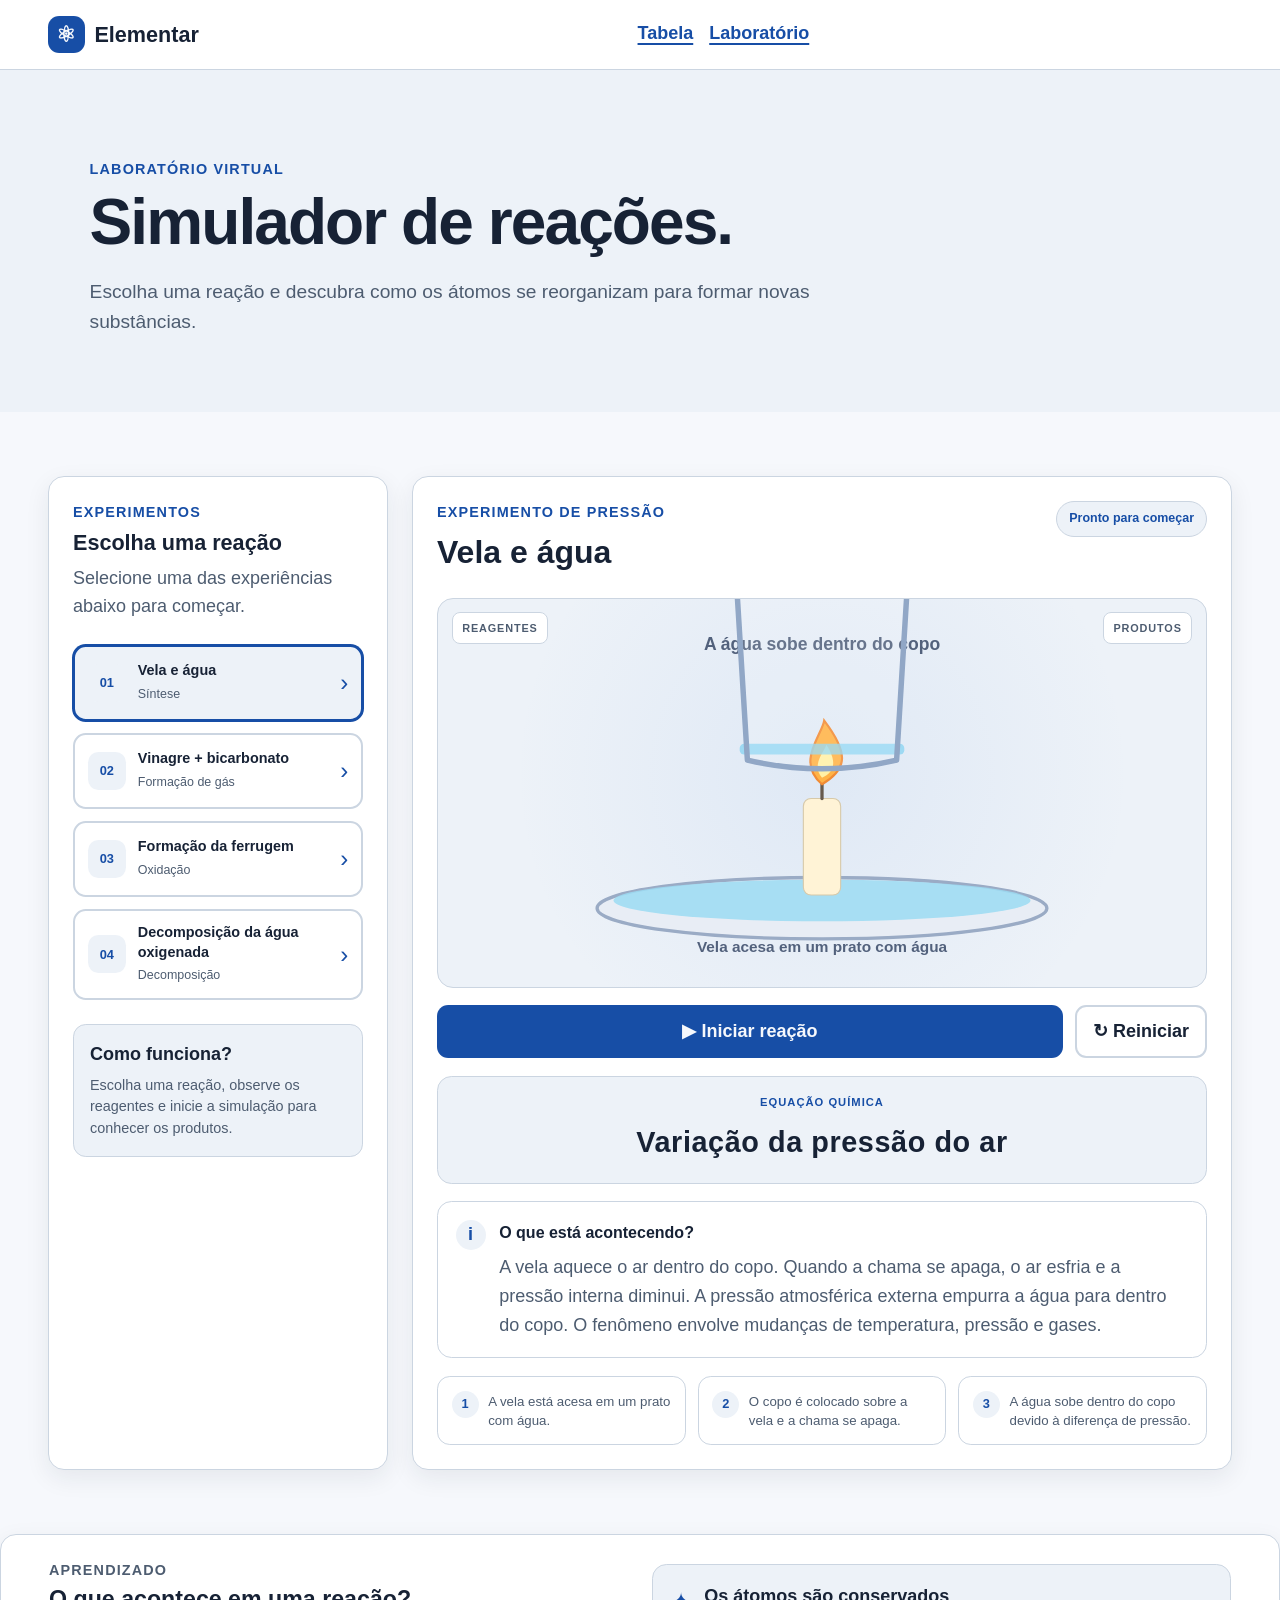
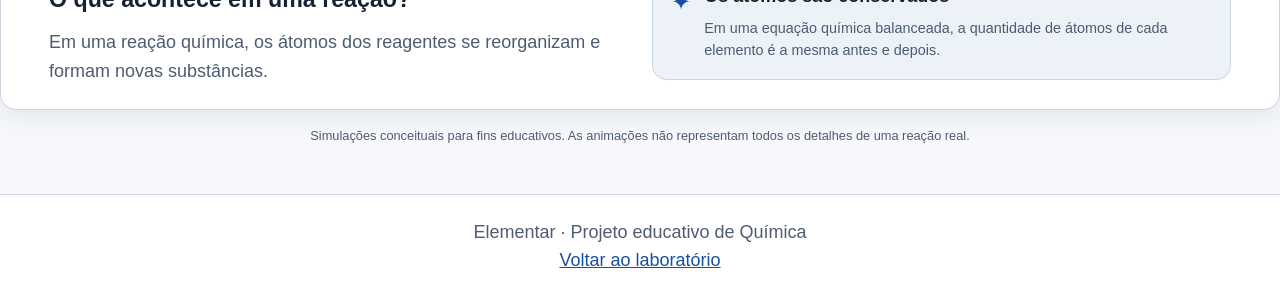
<file: SiteElementar/laboratorio/exp_reacoes/reacoes.html>
<!DOCTYPE html>
<html lang="pt-BR">

<head>

  <meta charset="UTF-8">

  <meta
    name="viewport"
    content="width=device-width, initial-scale=1.0"
  >

  <title>Elementar | Simulador de Reações</title>
  <link rel="icon" href="../../favicon.ico" type="image/x-icon">
  <!-- Estilo global -->
  <link rel="stylesheet" href="../../style.css">

  <!-- Estilo deste experimento -->
  <link rel="stylesheet" href="reacoes.css">

  <!-- Preferências de acessibilidade -->
  <script src="../../accessibility.js" defer></script>

  <!-- Lógica do experimento -->
  <script src="reacoes.js" defer></script>

</head>

<body>

  <!-- ================================
       NAVEGAÇÃO
  ================================= -->

  <header class="site-header">

    <a
      class="brand"
      href="../../index.html"
      aria-label="Elementar, página inicial"
    >

      <span
        class="brand-mark"
        aria-hidden="true"
      >
        ⚛
      </span>

      <span>Elementar</span>

    </a>


    <nav
      class="main-nav"
      aria-label="Navegação principal"
    >

      <a href="../../index.html">
        Tabela
      </a>

      <a href="../labmenu.html">
        Laboratório
      </a>

    </nav>

  </header>


  <main>

    <!-- ================================
         HERO
    ================================= -->

    <section
      class="hero reaction-hero"
      aria-labelledby="hero-title"
    >

      <p class="eyebrow">
        Laboratório virtual
      </p>

      <h1 id="hero-title">
        Simulador de reações.
      </h1>

      <p>
        Escolha uma reação e descubra como os átomos
        se reorganizam para formar novas substâncias.
      </p>

    </section>


    <!-- ================================
         SIMULADOR
    ================================= -->

    <section
      class="reaction-section"
      aria-label="Simulador de reações químicas"
    >

      <div class="reaction-layout">


        <!-- ============================
             MENU DE REAÇÕES
        ============================= -->

        <aside class="reaction-sidebar">

          <div class="sidebar-heading">

            <p class="eyebrow">
              Experimentos
            </p>

            <h2>
              Escolha uma reação
            </h2>

            <p class="sidebar-description">
              Selecione uma das experiências abaixo
              para começar.
            </p>

          </div>


          <div class="reaction-options">

            <button
              class="reaction-option active"
              data-reaction="water"
              type="button"
            >

              <span class="option-number">
                01
              </span>

              <span class="option-content">

                <strong>
                  Vela e água
                </strong>

                <small>
                  Síntese
                </small>

              </span>

              <span
                class="option-arrow"
                aria-hidden="true"
              >
                ›
              </span>

            </button>


            <button
              class="reaction-option"
              data-reaction="vinegar"
              type="button"
            >

              <span class="option-number">
                02
              </span>

              <span class="option-content">

                <strong>
                  Vinagre + bicarbonato
                </strong>

                <small>
                  Formação de gás
                </small>

              </span>

              <span
                class="option-arrow"
                aria-hidden="true"
              >
                ›
              </span>

            </button>


            <button
              class="reaction-option"
              data-reaction="rust"
              type="button"
            >

              <span class="option-number">
                03
              </span>

              <span class="option-content">

                <strong>
                  Formação da ferrugem
                </strong>

                <small>
                  Oxidação
                </small>

              </span>

              <span
                class="option-arrow"
                aria-hidden="true"
              >
                ›
              </span>

            </button>


            <button
              class="reaction-option"
              data-reaction="peroxide"
              type="button"
            >

              <span class="option-number">
                04
              </span>

              <span class="option-content">

                <strong>
                  Decomposição da água oxigenada
                </strong>

                <small>
                  Decomposição
                </small>

              </span>

              <span
                class="option-arrow"
                aria-hidden="true"
              >
                ›
              </span>

            </button>

          </div>


          <div class="reaction-sidebar-note">

            <strong>
              Como funciona?
            </strong>

            <p>
              Escolha uma reação, observe os reagentes
              e inicie a simulação para conhecer
              os produtos.
            </p>

          </div>

        </aside>


        <!-- ============================
             ÁREA PRINCIPAL
        ============================= -->

        <section class="reaction-main">

          <div class="reaction-title-row">

            <div>

              <p
                class="eyebrow"
                id="reactionCategory"
              >
                Reação de síntese
              </p>

              <h2 id="reactionTitle">
                Vela e água
              </h2>

            </div>


            <span
              class="reaction-status"
              id="reactionStatus"
            >
              Pronto para começar
            </span>

          </div>


          <!-- PALCO -->

          <div
            class="reaction-stage"
            id="reactionStage"
          >

            <div
              class="stage-label stage-label-left"
            >
              REAGENTES
            </div>

            <div
              class="stage-label stage-label-right"
            >
              PRODUTOS
            </div>


            <svg
              id="reactionSvg"
              class="reaction-svg"
              viewBox="0 0 700 330"
              role="img"
              aria-label="Representação visual da reação química"
            >

              <g id="reactionDiagram"></g>

            </svg>


            <div
              class="stage-placeholder"
              id="reactionPlaceholder"
              hidden
            >
              Escolha uma reação para começar.
            </div>

          </div>


          <!-- CONTROLES -->

          <div class="reaction-controls">

            <button
              id="startReaction"
              class="start-reaction-btn button button-primary"
              type="button"
            >
              ▶ Iniciar reação
            </button>

            <button
              id="resetReaction"
              class="reset-reaction-btn button button-secondary"
              type="button"
            >
              ↻ Reiniciar
            </button>

          </div>


          <!-- EQUAÇÃO -->

          <div class="reaction-equation-card">

            <span class="equation-label">
              Equação química
            </span>

            <div
              id="reactionEquation"
              class="reaction-equation"
            >
              2H₂ + O₂ → 2H₂O
            </div>

          </div>


          <!-- EXPLICAÇÃO -->

          <div class="reaction-explanation">

            <div
              class="explanation-icon"
              aria-hidden="true"
            >
              i
            </div>

            <div>

              <h3 id="explanationTitle">
                O que está acontecendo?
              </h3>

              <p id="explanationText">
                Os átomos de hidrogênio e oxigênio
                se reorganizam para formar moléculas
                de água.
              </p>

            </div>

          </div>


          <!-- ETAPAS -->

          <div
            class="reaction-steps"
            id="reactionSteps"
          >

            <div class="reaction-step">

              <span>1</span>

              <p>
                Observe os reagentes.
              </p>

            </div>


            <div class="reaction-step">

              <span>2</span>

              <p>
                Inicie a reação.
              </p>

            </div>


            <div class="reaction-step">

              <span>3</span>

              <p>
                Observe os produtos.
              </p>

            </div>

          </div>

        </section>

      </div>

    </section>


    <!-- ================================
         APRENDIZADO
    ================================= -->

    <section
      class="reaction-learning"
      aria-labelledby="learning-title"
    >

      <div>

        <p class="eyebrow">
          Aprendizado
        </p>

        <h2 id="learning-title">
          O que acontece em uma reação?
        </h2>

        <p>
          Em uma reação química, os átomos dos reagentes
          se reorganizam e formam novas substâncias.
        </p>

      </div>


      <div class="learning-highlight">

        <span
          class="learning-icon"
          aria-hidden="true"
        >
          ✦
        </span>

        <div>

          <strong>
            Os átomos são conservados
          </strong>

          <p>
            Em uma equação química balanceada,
            a quantidade de átomos de cada elemento
            é a mesma antes e depois.
          </p>

        </div>

      </div>

    </section>


    <p class="simulation-disclaimer">
      Simulações conceituais para fins educativos.
      As animações não representam todos os detalhes
      de uma reação real.
    </p>

  </main>


  <!-- ================================
       RODAPÉ
  ================================= -->

  <footer class="site-footer">

    <p>
      Elementar · Projeto educativo de Química
    </p>

    <a href="../labmenu.html">
      Voltar ao laboratório
    </a>

  </footer>

</body>

</html>
</file>
<file: SiteElementar/style.css>
:root {
  color-scheme: light;

  --page: #f6f8fc;
  --surface: #ffffff;
  --surface-soft: #edf2f8;

  --text: #172235;
  --muted: #4d5c70;

  --border: #cbd5e1;
  --accent: #174ea6;
  --accent-hover: #103b80;
  --focus: #ffb000;

  --shadow: 0 8px 24px rgba(23, 34, 53, 0.08);
}

/* TEMA ESCURO */

:root[data-theme="dark"] {
  color-scheme: dark;

  --page: #111827;
  --surface: #1b2638;
  --surface-soft: #263449;

  --text: #f3f6fb;
  --muted: #c1ccdc;

  --border: #526176;
  --accent: #9fc3ff;
  --accent-hover: #c1d7ff;
  --focus: #ffd166;

  --shadow: 0 8px 24px rgba(0, 0, 0, 0.22);
}

/* CONFIGURAÇÕES GERAIS */

* {
  box-sizing: border-box;
}

html {
  scroll-behavior: smooth;
}

body {
  margin: 0;

  background: var(--page);
  color: var(--text);

  font-family:
    "Atkinson Hyperlegible",
    "Nunito",
    sans-serif;

  font-size: 18px;
  line-height: 1.55;
}

a {
  color: var(--accent);
}

/* FOCO PARA NAVEGAÇÃO PELO TECLADO */

a:focus-visible,
button:focus-visible,
input:focus-visible {
  outline: 4px solid var(--focus);
  outline-offset: 3px;
}

/* LINK PARA PULAR DIRETO AO CONTEÚDO */

.skip-link {
  position: absolute;
  top: -100px;
  left: 1rem;
  z-index: 10;

  padding: 0.75rem 1rem;

  background: var(--surface);
  color: var(--text);

  border: 2px solid var(--accent);
  border-radius: 0.5rem;
}

.skip-link:focus {
  top: 1rem;
}

/* CABEÇALHO */

.site-header {
  display: flex;
  align-items: center;
  justify-content: space-between;
  flex-wrap: wrap;
  gap: 1rem;

  padding: 1rem clamp(1rem, 4vw, 3rem);

  background: var(--surface);
  border-bottom: 1px solid var(--border);
}

.brand {
  display: inline-flex;
  align-items: center;
  gap: 0.6rem;

  color: var(--text);
  text-decoration: none;

  font-weight: 800;
  font-size: 1.35rem;
}

.brand-mark {
  display: grid;
  place-items: center;

  width: 2.3rem;
  height: 2.3rem;

  border-radius: 0.7rem;

  background: var(--accent);
  color: var(--page);

  font-weight: 800;
}

.main-nav {
  display: flex;
  flex-wrap: wrap;
  gap: 1rem;
}

.main-nav a {
  font-weight: 700;
  text-decoration-thickness: 2px;
  text-underline-offset: 4px;
}

/* BOTÕES */

.button {
  display: inline-flex;
  align-items: center;
  justify-content: center;
  gap: 0.4rem;

  min-height: 44px;
  padding: 0.65rem 1rem;

  border: 2px solid transparent;
  border-radius: 0.7rem;

  font: inherit;
  font-weight: 700;

  cursor: pointer;
  text-decoration: none;
}

.button-primary {
  background: var(--accent);
  color: var(--page);
}

.button-primary:hover {
  background: var(--accent-hover);
}

.button-secondary {
  background: var(--surface);
  color: var(--text);
  border-color: var(--border);
}

.button-secondary:hover {
  background: var(--surface-soft);
}

/* SEÇÃO INICIAL */

.hero {
  padding: clamp(2.5rem, 7vw, 5.5rem)
    clamp(1rem, 7vw, 6rem);

  background: var(--surface-soft);
}

.hero > * {
  max-width: 760px;
}

.hero h1 {
  margin: 0.2rem 0 1rem;

  font-size: clamp(2.2rem, 5vw, 4rem);
  line-height: 1.12;
  letter-spacing: -0.03em;
}

.hero p:not(.eyebrow) {
  color: var(--muted);
  font-size: 1.2rem;
}

/* SEÇÕES */

.section {
  max-width: 1500px;
  margin: auto;

  padding: clamp(2rem, 5vw, 4rem)
    clamp(1rem, 4vw, 3rem);
}

.section-heading h2,
.about-section h2 {
  margin: 0;

  font-size: clamp(1.8rem, 3vw, 2.6rem);
  line-height: 1.2;
}

.section-heading p:not(.eyebrow) {
  color: var(--muted);
}

.eyebrow {
  margin: 0 0 0.4rem;

  color: var(--accent);

  font-size: 0.9rem;
  font-weight: 800;
  text-transform: uppercase;
  letter-spacing: 0.08em;
}

/* CAMPO DE BUSCA */

.search-row {
  margin: 1.5rem 0;
}

.search-label {
  display: block;
  margin-bottom: 0.5rem;

  font-weight: 700;
}

.search-controls {
  display: flex;
  gap: 0.75rem;
  max-width: 760px;
}

input[type="search"] {
  flex: 1;
  min-width: 0;
  min-height: 48px;

  padding: 0.7rem 0.9rem;

  border: 2px solid var(--border);
  border-radius: 0.7rem;

  background: var(--surface);
  color: var(--text);

  font: inherit;
}

/* FILTROS */

.legend {
  display: flex;
  flex-wrap: wrap;
  gap: 0.6rem;

  margin: 1.25rem 0;
}

.filter-button {
  display: inline-flex;
  align-items: center;
  gap: 0.45rem;

  min-height: 44px;
  padding: 0.5rem 0.8rem;

  border: 2px solid var(--border);
  border-radius: 999px;

  background: var(--surface);
  color: var(--text);

  font: inherit;
  font-size: 0.95rem;
  font-weight: 700;

  cursor: pointer;
}

.filter-button[aria-pressed="true"] {
  border-color: var(--accent);
  background: var(--surface-soft);

  box-shadow: inset 0 0 0 1px var(--accent);
}

.legend-dot {
  width: 0.85rem;
  height: 0.85rem;

  border-radius: 50%;
  border: 1px solid rgba(0, 0, 0, 0.18);
}

/* MENSAGEM DE RESULTADOS */

.status-text {
  min-height: 1.5em;

  color: var(--muted);
  font-weight: 700;
}

/* ÁREA DA TABELA E DO PAINEL */

.table-layout {
  display: grid;
  grid-template-columns: minmax(0, 1fr) minmax(260px, 330px);

  gap: 1.25rem;
  align-items: start;
}

/* TABELA PERIÓDICA */

.periodic-table {
  display: grid;
  grid-template-columns: repeat(18, minmax(42px, 1fr));

  gap: 0.35rem;

  overflow-x: auto;
  padding: 0.25rem 0.15rem 1rem;
}

.element-card {
  position: relative;

  display: flex;
  flex-direction: column;
  align-items: center;
  justify-content: center;

  min-width: 42px;
  min-height: 82px;

  padding: 0.35rem 0.15rem;

  border: 2px solid var(--border);
  border-radius: 0.55rem;

  background: var(--surface);
  color: var(--text);

  cursor: pointer;

  font-family: inherit;
  text-align: center;

  transition:
    transform 0.12s ease,
    border-color 0.12s ease;
}

.element-card:hover {
  transform: translateY(-2px);
  border-color: var(--accent);
}

.element-card[aria-pressed="true"] {
  outline: 3px solid var(--accent);
  outline-offset: 1px;
}

.element-card .atomic-number {
  align-self: flex-start;

  font-size: 0.7rem;
  line-height: 1;

  color: var(--muted);
}

.element-card .symbol {
  font-size: 1.45rem;
  line-height: 1.2;
  font-weight: 800;
}

.element-card .element-name {
  font-size: 0.65rem;
  line-height: 1.1;

  overflow-wrap: anywhere;
}

.element-card.is-dimmed {
  opacity: 0.28;
}

.element-card.is-match {
  border-color: var(--accent);
  box-shadow: 0 0 0 2px var(--accent);
}

/* CORES DOS GRUPOS */

.alkali {
  --family-color: #e58a4b;
}

.alkaline {
  --family-color: #e6b84f;
}

.metalloid {
  --family-color: #8c9ee8;
}

.nonmetal {
  --family-color: #65b98a;
}

.halogen {
  --family-color: #58b8d0;
}

.noble {
  --family-color: #b18bdc;
}

.other {
  --family-color: #9aa9ba;
}

/* Cores mais visíveis nos elementos */
.element-card {
  background: color-mix(
    in srgb,
    var(--family-color, var(--surface)) 65%,
    var(--surface)
  );
}

.legend-dot {
  background: var(--family-color, var(--border));
}

/* PAINEL DE INFORMAÇÕES */

.details-panel {
  position: sticky;
  top: 1rem;

  padding: 1.25rem;

  border: 2px solid var(--border);
  border-radius: 1rem;

  background: var(--surface);
  box-shadow: var(--shadow);
}

.empty-detail {
  color: var(--muted);
  text-align: center;
}

.detail-symbol {
  display: inline-grid;
  place-items: center;

  width: 4rem;
  height: 4rem;

  border-radius: 0.8rem;

  background: var(--surface-soft);
  color: var(--accent);

  font-size: 2rem;
  font-weight: 800;
}

.detail-top {
  display: flex;
  align-items: center;
  gap: 1rem;
}

.detail-top h3 {
  margin: 0;
  font-size: 1.5rem;
}

.detail-top p {
  margin: 0.2rem 0 0;
  color: var(--muted);
}

.detail-facts {
  padding-left: 1.25rem;
}

.detail-facts li {
  margin: 0.5rem 0;
}

.detail-actions {
  display: flex;
  flex-wrap: wrap;
  gap: 0.6rem;

  margin-top: 1rem;
}

.small-note {
  color: var(--muted);
  font-size: 0.95rem;
}

/* SOBRE E RODAPÉ */

.about-section {
  border-top: 1px solid var(--border);
}

.about-section p {
  max-width: 850px;
}

.site-footer {
  padding: 1.5rem;

  border-top: 1px solid var(--border);

  text-align: center;
  color: var(--muted);

  background: var(--surface);
}

.site-footer p {
  margin: 0;
}

/* TABLET */

@media (max-width: 1050px) {
  .table-layout {
    grid-template-columns: 1fr;
  }

  .details-panel {
    position: static;
  }

  .periodic-table {
    grid-template-columns: repeat(18, minmax(48px, 1fr));
  }
}

/* CELULAR */

@media (max-width: 600px) {
  body {
    font-size: 17px;
  }

  .site-header {
    align-items: flex-start;
  }

  .main-nav {
    order: 3;
    width: 100%;
  }

  .search-controls {
    flex-direction: column;
  }

  .periodic-table {
    grid-template-columns: repeat(18, 54px);
  }
}

/* RESPEITA QUEM PREFERE MENOS ANIMAÇÕES */

@media (prefers-reduced-motion: reduce) {
  *,
  *::before,
  *::after {
    scroll-behavior: auto !important;
    transition: none !important;
  }
}


/* DESTAQUE DO CARD DE DETALHES */

.details-panel {
  border-radius: 1rem;
  box-shadow: var(--shadow);
}

.detail-top {
  align-items: center;
  padding-bottom: 1rem;
  border-bottom: 1px solid var(--border);
}

.detail-symbol {
  flex-shrink: 0;
  border: 2px solid var(--border);
  background: color-mix(
    in srgb,
    var(--family-color, var(--surface-soft)) 55%,
    var(--surface)
  );
  color: var(--text);
}

.detail-facts {
  margin: 1rem 0;
  padding-left: 1.25rem;
}

.detail-facts li {
  margin: 0.75rem 0;
  line-height: 1.5;
}

.detail-facts strong {
  color: var(--accent);
}

.detail-actions .button {
  flex: 1;
}


/* NOVAS FAMÍLIAS VISUAIS */

.transition {
  --family-color: #22b85a;
}

.post-transition {
  --family-color: #ad55d9;
}

.lanthanide {
  --family-color: #0875e1;
}

.actinide {
  --family-color: #3998e8;
}

/* Aplicar a cor ao painel de detalhes */
.detail-symbol.transition,
.detail-symbol.post-transition,
.detail-symbol.lanthanide,
.detail-symbol.actinide {
  background: color-mix(
    in srgb,
    var(--family-color) 55%,
    var(--surface)
  );
}

/* AÇÕES DO PAINEL DE DETALHES */

.detail-actions {
  display: flex;
  flex-direction: column;
  gap: 0.65rem;
}

.detail-actions .button {
  width: 100%;
  flex: none;
  text-align: center;
}

/* =================================
   PAINEL DE ACESSIBILIDADE
================================= */

.accessibility-menu {
  position: relative;
  z-index: 20;
}

/* Painel flutuante */

.accessibility-panel {
  position: absolute;
  top: calc(100% + 0.75rem);
  right: 0;

  width: min(360px, calc(100vw - 2rem));
  max-height: min(75vh, 680px);
  overflow-y: auto;

  padding: 1.25rem;

  background: var(--surface);
  color: var(--text);

  border: 2px solid var(--border);
  border-radius: 1rem;

  box-shadow: var(--shadow);
}

/* Garante que o atributo hidden funcione */

.accessibility-panel[hidden] {
  display: none;
}

/* Cabeçalho do painel */

.accessibility-header {
  display: flex;
  align-items: center;
  justify-content: space-between;
  gap: 1rem;

  padding-bottom: 0.8rem;
  border-bottom: 1px solid var(--border);
}

.accessibility-header h2 {
  margin: 0;

  font-size: 1.35rem;
  line-height: 1.2;
}

.accessibility-header button {
  min-width: 44px;
  min-height: 44px;

  padding: 0.4rem;
}

/* Cada opção */

.accessibility-option {
  display: flex;
  flex-direction: column;
  gap: 0.65rem;

  padding: 1rem 0;

  border-bottom: 1px solid var(--border);
}

.accessibility-option:last-child {
  padding-bottom: 0;
  border-bottom: none;
}

.accessibility-option h3 {
  margin: 0;

  font-size: 1.05rem;
  line-height: 1.3;
}

.accessibility-option p {
  margin: 0;

  color: var(--muted);
  font-size: 0.9rem;
  line-height: 1.45;
}

/* Controles de tamanho do texto */

.text-size-controls {
  display: grid;
  grid-template-columns: 1fr auto 1fr;
  align-items: center;
  gap: 0.65rem;
}

.text-size-controls .button {
  min-height: 48px;
  font-size: 1.15rem;
}

#textSizeValue {
  min-width: 4.5rem;

  font-weight: 800;
  text-align: center;
  font-variant-numeric: tabular-nums;
}

/* Botão para restaurar */

.text-reset {
  align-self: flex-start;

  padding: 0.2rem 0;

  border: none;
  background: transparent;
  color: var(--accent);

  font: inherit;
  font-size: 0.9rem;
  font-weight: 700;

  text-decoration: underline;
  text-underline-offset: 3px;

  cursor: pointer;
}

.text-reset:hover {
  color: var(--accent-hover);
}

/* Botões dentro das opções */

.accessibility-option > .button {
  width: 100%;
  justify-content: center;
}

/* Foco bem visível no painel */

.accessibility-panel button:focus-visible {
  outline: 4px solid var(--focus);
  outline-offset: 3px;
}

/* =================================
   RESPONSIVIDADE
================================= */

@media (max-width: 600px) {
  .accessibility-panel {
    position: fixed;

    top: 5.5rem;
    right: 1rem;
    left: 1rem;

    width: auto;
    max-height: calc(100vh - 7rem);

    padding: 1rem;
  }

  .accessibility-header h2 {
    font-size: 1.25rem;
  }

  .accessibility-option {
    padding: 0.85rem 0;
  }
}


/* =================================
   ESCALA GLOBAL DO TEXTO
================================= */

:root {
  --text-scale: 1;
}

body {
  font-size: calc(18px * var(--text-scale));
}

.hero h1 {
  font-size: calc(clamp(2.2rem, 5vw, 4rem) * var(--text-scale));
}

.hero p:not(.eyebrow) {
  font-size: calc(1.2rem * var(--text-scale));
}

.section-heading h2,
.about-section h2 {
  font-size: calc(clamp(1.8rem, 3vw, 2.6rem) * var(--text-scale));
}

.element-card .symbol {
  font-size: calc(1.45rem * var(--text-scale));
}

.element-card .element-name {
  font-size: calc(0.65rem * var(--text-scale));
}

.detail-top h3 {
  font-size: calc(1.5rem * var(--text-scale));
}


/* =================================
   ALTO CONTRASTE
================================= */

:root[data-contrast="high"] {
  --border: #000000;
  --muted: #202020;
  --accent: #0037b3;
  --accent-hover: #001f70;
  --focus: #ffbf00;

  --page: #ffffff;
  --surface: #ffffff;
  --surface-soft: #eeeeee;

  --text: #000000;
}

:root[data-theme="dark"][data-contrast="high"] {
  --border: #ffffff;
  --muted: #eeeeee;
  --accent: #ffff00;
  --accent-hover: #fff59d;
  --focus: #00ffff;

  --page: #000000;
  --surface: #000000;
  --surface-soft: #171717;

  --text: #ffffff;
}

/* Reforça bordas e foco no alto contraste */

:root[data-contrast="high"] button,
:root[data-contrast="high"] input,
:root[data-contrast="high"] a {
  border-width: 2px;
}

:root[data-contrast="high"] :focus-visible {
  outline: 4px solid var(--focus);
  outline-offset: 3px;
}


/* =================================
   ESTADO DOS BOTÕES DE TAMANHO
================================= */

.text-size-controls button:disabled {
  opacity: 0.4;
  cursor: not-allowed;
}

/* =================================
   COMPARAÇÃO DE ELEMENTOS
================================= */

.comparison-section {
  margin-top: 3rem;
  padding: 1.5rem;
  background: var(--surface);
  border: 1px solid var(--border);
  border-radius: 1rem;
  box-shadow: var(--shadow);
}

.comparison-actions {
  display: flex;
  flex-wrap: wrap;
  gap: 0.75rem;
  margin: 1rem 0;
}

.comparison-actions button:disabled {
  opacity: 0.45;
  cursor: not-allowed;
}

.comparison-result {
  margin-top: 1rem;
}

.comparison-grid {
  display: grid;
  grid-template-columns: repeat(2, minmax(0, 1fr));
  gap: 1rem;
  margin-bottom: 1.25rem;
}

.comparison-element {
  min-width: 0;
  padding: 1rem;
  text-align: center;
  background: var(--surface-soft);
  border: 1px solid var(--border);
  border-radius: 0.85rem;
}

.comparison-element .detail-symbol {
  display: inline-flex;
  align-items: center;
  justify-content: center;
  width: 4rem;
  height: 4rem;
  margin-bottom: 0.5rem;
  font-size: 1.8rem;
  font-weight: 800;
  border: 1px solid var(--border);
  border-radius: 0.65rem;
}

.comparison-element h3 {
  margin: 0.25rem 0;
  overflow-wrap: anywhere;
}

.comparison-element p {
  margin: 0;
  color: var(--muted);
}

.comparison-table-wrap {
  overflow-x: auto;
  border: 1px solid var(--border);
  border-radius: 0.75rem;
}

.comparison-table {
  width: 100%;
  border-collapse: collapse;
  background: var(--surface);
}

.comparison-table th,
.comparison-table td {
  padding: 0.85rem;
  text-align: left;
  vertical-align: top;
  border-bottom: 1px solid var(--border);
  overflow-wrap: anywhere;
}

.comparison-table thead th {
  background: var(--surface-soft);
  font-weight: 800;
}

.comparison-table tbody th {
  min-width: 8rem;
  background: var(--surface-soft);
}

.comparison-table tr:last-child th,
.comparison-table tr:last-child td {
  border-bottom: none;
}

/* Destaque dos elementos selecionados */

.element-card.is-selected {
  outline: 3px solid var(--focus);
  outline-offset: 2px;
  z-index: 1;
}

/* Celulares */

@media (max-width: 600px) {
  .comparison-section {
    padding: 1rem;
  }

  .comparison-grid {
    gap: 0.6rem;
  }

  .comparison-element {
    padding: 0.65rem 0.4rem;
  }

  .comparison-element .detail-symbol {
    width: 3rem;
    height: 3rem;
    font-size: 1.4rem;
  }

  .comparison-table th,
  .comparison-table td {
    padding: 0.65rem;
    font-size: 0.9rem;
  }
}
</file>
<file: SiteElementar/laboratorio/labmenu.css>
/* =================================
   LABORATÓRIO ELEMENTAR
   Estilos exclusivos desta página
================================= */


/* =================================
   SEÇÃO DE EXPERIMENTOS
================================= */

.experiments-section {
  max-width: 1500px;
  margin: auto;
  padding:
    clamp(2rem, 5vw, 4rem)
    clamp(1rem, 4vw, 3rem);
}


/* =================================
   CABEÇALHO DA SEÇÃO
================================= */

.section-heading {
  margin-bottom: 2.5rem;
}

.section-heading p:not(.eyebrow) {
  max-width: 700px;
  color: var(--muted);
  font-size: calc(1rem * var(--text-scale));
}


/* =================================
   GRID DOS EXPERIMENTOS
================================= */

.experiment-grid {
  display: grid;
  grid-template-columns:
    repeat(3, minmax(0, 1fr));
  gap: 1.5rem;
}


/* =================================
   CARDS
================================= */

.experiment-card {
  display: flex;
  flex-direction: column;
  align-items: flex-start;

  min-width: 0;

  padding:
    clamp(1.25rem, 3vw, 1.75rem);

  background: var(--surface);
  color: var(--text);

  border: 1px solid var(--border);
  border-radius: 1rem;

  box-shadow: var(--shadow);

  transition:
    transform 0.2s,
    border-color 0.2s;
}

.experiment-card:hover {
  transform: translateY(-4px);
  border-color: var(--accent);
}


/* =================================
   ÍCONES
================================= */

.experiment-icon {
  display: grid;
  place-items: center;

  width: 64px;
  height: 64px;

  margin-bottom: 1.25rem;

  border-radius: 1rem;

  background: var(--surface-soft);
  color: var(--accent);

  font-size:
    calc(2rem * var(--text-scale));

  border: 1px solid transparent;
}


/* =================================
   TAG DOS EXPERIMENTOS
================================= */

.experiment-tag {
  color: var(--accent);

  font-size:
    calc(0.75rem * var(--text-scale));

  font-weight: 900;

  letter-spacing: 0.06em;
}


/* =================================
   TEXTO DOS CARDS
================================= */

.experiment-card h3 {
  margin: 0.5rem 0;

  font-size:
    calc(1.45rem * var(--text-scale));

  font-weight: 900;

  line-height: 1.2;
}

.experiment-card p {
  margin-top: 0;
  margin-bottom: 1.5rem;

  color: var(--muted);

  font-size:
    calc(1rem * var(--text-scale));
}


/* =================================
   BOTÃO DOS CARDS
================================= */

.card-button {
  display: inline-flex;
  align-items: center;
  justify-content: center;

  min-height: 44px;

  margin-top: auto;

  padding: 0.65rem 1rem;

  border: 2px solid var(--accent);
  border-radius: 0.7rem;

  background: var(--accent);
  color: var(--page);

  font: inherit;
  font-weight: 700;

  text-decoration: none;

  transition:
    background 0.2s,
    transform 0.2s,
    border-color 0.2s;
}

.card-button:hover {
  background: var(--accent-hover);
  border-color: var(--accent-hover);
  transform: translateY(-2px);
}

.card-button:focus-visible {
  outline: 4px solid var(--focus);
  outline-offset: 3px;
}

/* =================================
   SOBRE O LABORATÓRIO
================================= */

.about-lab {
  display: flex;
  align-items: center;
  gap: 2rem;

  max-width: 1400px;

  margin:
    0 auto
    clamp(3rem, 6vw, 5rem);

  padding:
    clamp(1.5rem, 4vw, 2.5rem);

  background: var(--surface);

  border: 1px solid var(--border);
  border-radius: 1rem;

  box-shadow: var(--shadow);
}

.about-symbol {
  flex-shrink: 0;

  font-size:
    calc(clamp(3.5rem, 8vw, 5rem) * var(--text-scale));

  line-height: 1;

  color: var(--accent);
}

.about-lab h2 {
  margin-top: 0.5rem;
}

.about-lab p:not(.eyebrow) {
  max-width: 700px;

  color: var(--muted);

  font-size:
    calc(1rem * var(--text-scale));
}


/* =================================
   ALTO CONTRASTE
================================= */

:root[data-contrast="high"] .experiment-card,
:root[data-contrast="high"] .about-lab {
  border-width: 2px;
}

:root[data-contrast="high"] .experiment-icon {
  border: 2px solid var(--border);
}

:root[data-contrast="high"] .card-button {
  border-width: 2px;
}

:root[data-contrast="high"] .experiment-tag {
  font-weight: 900;
}


/* =================================
   MOVIMENTO REDUZIDO
================================= */

@media (prefers-reduced-motion: reduce) {

  .experiment-card,
  .card-button {
    transition: none;
  }

  .experiment-card:hover,
  .card-button:hover {
    transform: none;
  }

}


/* =================================
   RESPONSIVIDADE
================================= */

@media (max-width: 1000px) {

  .experiment-grid {
    grid-template-columns:
      repeat(2, minmax(0, 1fr));
  }

  .about-lab {
    margin-right: 1.5rem;
    margin-left: 1.5rem;
  }

}


@media (max-width: 650px) {

  .experiment-grid {
    grid-template-columns: 1fr;
  }

  .about-lab {
    flex-direction: column;
    align-items: flex-start;

    margin:
      0 1rem
      3rem;
  }

}
</file>
<file: SiteElementar/laboratorio/exp_atomo/atomo.css>
/* =================================
   MONTE SEU ÁTOMO
   Estilos exclusivos do experimento
================================= */


/* =================================
   ÁREA PRINCIPAL
================================= */

.workspace {
  display: grid;

  grid-template-columns:
    minmax(220px, 0.8fr)
    minmax(320px, 1.6fr)
    minmax(220px, 0.8fr);

  align-items: start;

  gap: 1.25rem;

  max-width: 1500px;

  margin: 0 auto;

  padding:
    clamp(1rem, 3vw, 2.5rem);
}


/* =================================
   PAINÉIS
================================= */

.controls-panel,
.atom-panel,
.info-panel {
  min-width: 0;

  padding: 1.25rem;

  background: var(--surface);

  border: 1px solid var(--border);

  border-radius: 1rem;

  box-shadow: var(--shadow);
}


/* =================================
   CABEÇALHOS
================================= */

.panel-heading {
  margin-bottom: 1.25rem;
}

.panel-heading h2,
.atom-panel-heading h2 {
  margin: 0.25rem 0;

  font-size:
    calc(1.4rem * var(--text-scale));

  font-weight: 900;
}

.panel-heading p {
  color: var(--muted);

  font-size:
    calc(0.9rem * var(--text-scale));
}


/* =================================
   CONTROLES DE PARTÍCULAS
================================= */

.particle-control {
  display: flex;

  flex-direction: column;

  gap: 0.9rem;

  padding: 1rem 0;

  border-bottom:
    1px solid var(--border);
}

.particle-heading {
  display: flex;

  align-items: center;

  gap: 0.75rem;
}

.particle-heading h3 {
  margin: 0;

  font-size:
    calc(1rem * var(--text-scale));

  font-weight: 900;
}

.particle-heading p {
  margin: 0;

  color: var(--muted);

  font-size:
    calc(0.85rem * var(--text-scale));
}


/* =================================
   ÍCONES DAS PARTÍCULAS
================================= */

.particle-dot {
  display: grid;

  place-items: center;

  flex-shrink: 0;

  width: 2.5rem;
  height: 2.5rem;

  border-radius: 50%;

  font-size:
    calc(1.2rem * var(--text-scale));

  font-weight: 900;
}


/*
   As cores usam as variáveis do site
   para funcionar melhor nos temas.
*/

.proton-dot {
  background: var(--proton-bg, #ffe3e3);
  color: var(--proton-color, #a32121);
}

.neutron-dot {
  background: var(--neutron-bg, #e5eaf2);
  color: var(--neutron-color, #34445c);
}

.electron-dot {
  background: var(--electron-bg, #dceeff);
  color: var(--electron-color, #14569b);
}


/* =================================
   CONTADOR
================================= */

.counter {
  display: grid;

  grid-template-columns:
    44px minmax(0, 1fr) 44px;

  align-items: center;

  gap: 0.75rem;
}

.counter-button {
  display: grid;

  place-items: center;

  width: 44px;
  height: 44px;

  border: 1px solid var(--border);

  border-radius: 0.7rem;

  background: var(--surface-soft);

  color: var(--text);

  font-size: 1.4rem;

  font-weight: 800;

  cursor: pointer;
}

.counter-button:hover:not(:disabled) {
  border-color: var(--accent);

  background: var(--surface-soft);
}

.counter-button:disabled {
  opacity: 0.35;

  cursor: not-allowed;
}


/* =================================
   CAMPO NUMÉRICO
================================= */

.counter-input {
  box-sizing: border-box;

  width: 100%;
  min-width: 0;

  padding: 0.65rem 0.25rem;

  border: 1px solid var(--border);

  border-radius: 0.7rem;

  background: var(--surface-soft);

  color: var(--text);

  text-align: center;

  font-size:
    calc(1.1rem * var(--text-scale));

  font-weight: 900;

  font-variant-numeric: tabular-nums;
}

.counter-input:focus-visible {
  outline: 3px solid var(--focus);

  outline-offset: 2px;
}


/* =================================
   BOTÃO DE REINICIAR
================================= */

.reset-button {
  width: 100%;

  margin-top: 1.25rem;
}

.control-note {
  margin-top: 0.8rem;

  color: var(--muted);

  font-size:
    calc(0.8rem * var(--text-scale));
}


/* =================================
   VISUALIZAÇÃO DO ÁTOMO
================================= */

.atom-panel {
  overflow: hidden;
}

.atom-panel-heading {
  display: flex;

  align-items: center;

  justify-content: space-between;

  flex-wrap: wrap;

  gap: 0.75rem;
}

.model-badge {
  padding: 0.4rem 0.65rem;

  border: 1px solid var(--border);

  border-radius: 2rem;

  color: var(--muted);

  font-size:
    calc(0.75rem * var(--text-scale));

  font-weight: 800;
}


/* =================================
   SELETOR DE MODELO
================================= */

.model-switch {
  display: flex;

  flex-wrap: wrap;

  justify-content: center;

  gap: 0.6rem;

  margin: 1rem 0;
}

.model-button {
  min-height: 44px;

  padding: 0.65rem 1rem;

  border: 1px solid var(--border);

  border-radius: 0.7rem;

  background: var(--surface-soft);

  color: var(--text);

  font: inherit;

  font-size:
    calc(0.85rem * var(--text-scale));

  font-weight: 800;

  cursor: pointer;
}

.model-button:hover {
  border-color: var(--accent);
}

.model-button.active {
  background: var(--accent);

  color: var(--page);

  border-color: var(--accent);
}

.model-button:focus-visible {
  outline: 3px solid var(--focus);

  outline-offset: 3px;
}


/* =================================
   PALCO DO ÁTOMO
================================= */

.atom-stage {
  display: grid;

  place-items: center;

  width: 100%;
  max-width: 600px;

  aspect-ratio: 1;

  margin: 0 auto;

  overflow: hidden;
}

.atom-svg {
  display: block;

  width: 100%;
  height: 100%;
}


/* =================================
   ÓRBITAS
================================= */

.shell-orbit {
  fill: none;

  stroke: var(--border);

  stroke-width: 2;

  stroke-dasharray: 5 6;
}


/* =================================
   NÚCLEO
================================= */

.nucleus-particle {
  stroke: var(--surface);

  stroke-width: 1.5;
}

.proton-particle {
  fill: #e85d5d;

  stroke: var(--surface);

  stroke-width: 1.5;
}

.neutron-particle {
  fill: #64748b;

  stroke: var(--surface);

  stroke-width: 1.5;
}


/* =================================
   ELÉTRONS
================================= */

.electron-particle {
  fill: #2677d4;

  stroke: var(--surface);

  stroke-width: 2;
}

.electron-label {
  fill: white;

  font-size: 12px;

  font-weight: 900;

  text-anchor: middle;

  dominant-baseline: central;

  pointer-events: none;
}


/* =================================
   NUVEM ELETRÔNICA
================================= */

.cloud-electron {
  fill: #2677d4;

  opacity: 0.35;
}


/* =================================
   LEGENDA
================================= */

.legend {
  display: flex;

  justify-content: center;

  flex-wrap: wrap;

  gap: 1rem;

  padding: 0.5rem 0;

  color: var(--muted);

  font-size:
    calc(0.85rem * var(--text-scale));
}

.legend span {
  display: inline-flex;

  align-items: center;

  gap: 0.4rem;
}

.legend-dot {
  display: inline-block;

  width: 0.7rem;
  height: 0.7rem;

  border-radius: 50%;
}

.visual-note {
  margin-bottom: 0;

  text-align: center;

  color: var(--muted);

  font-size:
    calc(0.8rem * var(--text-scale));
}


/* =================================
   INFORMAÇÕES DO ELEMENTO
================================= */

.info-panel > .eyebrow {
  margin-bottom: 0.75rem;
}

.element-card {
  display: flex;

  flex-direction: column;

  align-items: center;

  gap: 0.2rem;

  padding: 1.25rem 0.5rem;

  background: var(--surface-soft);

  border: 1px solid var(--border);

  border-radius: 1rem;
}

.element-number {
  align-self: flex-start;

  margin-left: 1rem;

  color: var(--muted);

  font-size:
    calc(0.9rem * var(--text-scale));

  font-weight: 800;
}

.element-symbol {
  font-size:
    calc(clamp(3rem, 5vw, 4.5rem) * var(--text-scale));

  line-height: 1;

  font-weight: 900;
}

.element-name {
  font-size:
    calc(1rem * var(--text-scale));

  font-weight: 800;

  text-align: center;
}


/* =================================
   LISTA DE INFORMAÇÕES
================================= */

.info-list {
  margin-top: 1rem;
}

.info-row {
  display: flex;

  justify-content: space-between;

  align-items: baseline;

  gap: 0.75rem;

  padding: 0.75rem 0;

  border-bottom:
    1px solid var(--border);

  font-size:
    calc(0.85rem * var(--text-scale));
}

.info-row span {
  color: var(--muted);
}

.info-row strong {
  text-align: right;

  font-variant-numeric: tabular-nums;
}


/* =================================
   STATUS
================================= */

.atom-status {
  margin-top: 1rem;

  padding: 0.75rem;

  border: 1px solid var(--border);

  border-radius: 0.75rem;

  background: var(--surface-soft);

  font-size:
    calc(0.9rem * var(--text-scale));

  font-weight: 800;
}


/* =================================
   CURIOSIDADE
================================= */

.mini-explanation {
  margin-top: 1.25rem;
}

.mini-explanation h3 {
  margin-bottom: 0.35rem;

  font-size:
    calc(1rem * var(--text-scale));
}

.mini-explanation p {
  color: var(--muted);

  font-size:
    calc(0.9rem * var(--text-scale));
}


/* =================================
   SEÇÃO EDUCATIVA
================================= */

.learn-section {
  max-width: 1400px;

  margin: 0 auto;

  padding:
    1rem
    clamp(1rem, 4vw, 3rem)
    4rem;
}

.learn-section > h2 {
  margin: 0.5rem 0 1.5rem;

  font-size:
    calc(clamp(1.7rem, 4vw, 2.4rem) * var(--text-scale));

  font-weight: 900;
}

.concept-grid {
  display: grid;

  grid-template-columns:
    repeat(3, minmax(0, 1fr));

  gap: 1.25rem;
}

.concept-card {
  padding: 1.5rem;

  border: 1px solid var(--border);

  border-radius: 1rem;

  background: var(--surface);
}

.concept-card h3 {
  margin: 0.5rem 0;

  font-size:
    calc(1.2rem * var(--text-scale));
}

.concept-card p {
  color: var(--muted);

  font-size:
    calc(0.95rem * var(--text-scale));
}

.concept-symbol {
  display: inline-grid;

  place-items: center;

  width: 2.5rem;
  height: 2.5rem;

  border-radius: 50%;

  font-size:
    calc(1.3rem * var(--text-scale));

  font-weight: 900;
}

.proton-text {
  background: var(--proton-bg, #ffe3e3);

  color: var(--proton-color, #a32121);
}

.neutron-text {
  background: var(--neutron-bg, #e5eaf2);

  color: var(--neutron-color, #34445c);
}

.electron-text {
  background: var(--electron-bg, #dceeff);

  color: var(--electron-color, #14569b);
}


/* =================================
   FOCO E ACESSIBILIDADE
================================= */

.counter-button:focus-visible,
.reset-button:focus-visible {
  outline: 3px solid var(--focus);

  outline-offset: 3px;
}


/* =================================
   ALTO CONTRASTE
================================= */

:root[data-contrast="high"] .controls-panel,
:root[data-contrast="high"] .atom-panel,
:root[data-contrast="high"] .info-panel,
:root[data-contrast="high"] .concept-card,
:root[data-contrast="high"] .element-card {
  border-width: 2px;
}

:root[data-contrast="high"] .counter-input,
:root[data-contrast="high"] .counter-button,
:root[data-contrast="high"] .model-button {
  border-width: 2px;
}


/* =================================
   RESPONSIVIDADE
================================= */

@media (max-width: 1100px) {

  .workspace {
    grid-template-columns:
      minmax(220px, 0.8fr)
      minmax(0, 1.4fr);
  }

  .info-panel {
    grid-column: 1 / -1;
  }

  .info-list {
    display: grid;

    grid-template-columns:
      repeat(2, minmax(0, 1fr));

    column-gap: 1.5rem;
  }

}


@media (max-width: 700px) {

  .workspace {
    grid-template-columns: 1fr;

    padding: 1rem;
  }

  .info-panel {
    grid-column: auto;
  }

  .info-list {
    grid-template-columns: 1fr;
  }

  .concept-grid {
    grid-template-columns: 1fr;
  }

  .atom-stage {
    max-width: 500px;
  }

}


@media (prefers-reduced-motion: reduce) {

  *,
  *::before,
  *::after {
    scroll-behavior: auto !important;

    transition-duration: 0.01ms !important;

    animation-duration: 0.01ms !important;
  }

}

.site-header .main-nav {
  flex: 1;
  justify-content: center;
}
</file>
<file: SiteElementar/laboratorio/exp_ligacoes/ligacoes.css>
/* =================================
   CONSTRUTOR DE LIGAÇÕES — ELEMENTAR
================================= */


/* =================================
   HERO
================================= */

.bond-hero {
  padding-bottom: clamp(2rem, 5vw, 3.5rem);
}

.bond-hero > * {
  max-width: 760px;
}


/* =================================
   SEÇÃO PRINCIPAL
================================= */

.bond-section {
  max-width: 1500px;
  margin: auto;
  padding: clamp(2rem, 5vw, 4rem)
    clamp(1rem, 4vw, 3rem);
}

.bond-workspace {
  display: grid;
  grid-template-columns:
    minmax(260px, 0.75fr)
    minmax(0, 1.5fr);

  gap: 1.5rem;
  align-items: stretch;
}


/* =================================
   PAINÉIS
================================= */

.bond-controls,
.bond-visual,
.explanation-card,
.bond-learning {

  background: var(--surface);

  border: 1px solid var(--border);

  border-radius: 1rem;

  padding: 1.5rem;

  box-shadow: var(--shadow);
}

.bond-controls .section-heading {
  margin-bottom: 1.5rem;
}

.bond-controls .section-heading p:not(.eyebrow) {
  color: var(--muted);
  margin-bottom: 0;
}


/* =================================
   SELEÇÃO DOS ELEMENTOS
================================= */

.element-selectors {
  display: grid;
  gap: 1rem;
  margin-bottom: 1.5rem;
}

.element-selector {
  display: flex;
  flex-direction: column;
  gap: 0.45rem;
}

.element-selector label {
  font-weight: 700;
}

.element-selector select {

  width: 100%;

  min-height: 48px;

  padding: 0.65rem 0.75rem;

  border: 2px solid var(--border);

  border-radius: 0.7rem;

  background: var(--surface);

  color: var(--text);

  font: inherit;

  cursor: pointer;
}

.element-selector select:focus-visible {
  outline: 4px solid var(--focus);
  outline-offset: 3px;
}


/* =================================
   BOTÕES
================================= */

#buildBond,
#resetBond {
  width: 100%;
}

#resetBond {
  margin-top: 0.7rem;
}


/* =================================
   VISUALIZAÇÃO
================================= */

.visual-heading {

  display: flex;

  justify-content: space-between;

  align-items: center;

  flex-wrap: wrap;

  gap: 1rem;
}

.visual-heading h2 {
  margin: 0;
}

.bond-badge {

  display: inline-flex;

  align-items: center;

  min-height: 36px;

  padding: 0.45rem 0.75rem;

  border-radius: 999px;

  background: var(--surface-soft);

  border: 1px solid var(--border);

  color: var(--muted);

  font-size: 0.85rem;

  font-weight: 700;
}


/* =================================
   ÁREA DO DIAGRAMA
================================= */

.bond-stage {

  position: relative;

  display: grid;

  place-items: center;

  width: 100%;

  min-height: 360px;

  margin-top: 1rem;

  overflow: hidden;

  border-radius: 0.9rem;

  background:
    radial-gradient(
      circle at center,
      rgba(100, 150, 220, 0.10),
      transparent 70%
    ),
    var(--surface-soft);
}

.bond-svg {

  display: block;

  width: 100%;

  height: auto;

  min-height: 360px;
}

.stage-placeholder {

  position: absolute;

  inset: 0;

  display: flex;

  flex-direction: column;

  align-items: center;

  justify-content: center;

  gap: 0.75rem;

  padding: 1.5rem;

  text-align: center;

  color: var(--muted);

  pointer-events: none;
}

.stage-placeholder span {
  font-size: 3rem;
}

.stage-placeholder p {
  margin: 0;
}

.visual-caption {

  margin: 1rem 0 0;

  color: var(--muted);

  font-size: 0.9rem;

  line-height: 1.6;
}


/* =================================
   EXPLICAÇÃO
================================= */

.bond-explanation-section {

  max-width: 1500px;

  margin: auto;

  padding: 0
    clamp(1rem, 4vw, 3rem)
    clamp(3rem, 6vw, 5rem);
}

.bond-explanation-section
.section-heading {
  margin-bottom: 1.5rem;
}

.bond-explanation {

  display: grid;

  grid-template-columns:
    1.3fr
    1fr;

  gap: 1.5rem;
}

.explanation-card h3,
.bond-learning h3 {
  margin-top: 0;
}

.explanation-card p {

  margin-bottom: 0;

  color: var(--muted);

  line-height: 1.7;
}

.bond-learning ul {

  margin: 0;

  padding-left: 1.25rem;

  color: var(--muted);

  line-height: 1.8;
}


/* =================================
   ELEMENTOS DESENHADOS PELO JS
================================= */

.atom-circle {

  stroke: var(--border);

  stroke-width: 2;
}

.atom-label {

  fill: var(--text);

  font-size: 25px;

  font-weight: 800;

  text-anchor: middle;

  dominant-baseline: central;
}

.electron-dot {

  fill: #2878d0;

  stroke: white;

  stroke-width: 1;
}

.bond-line {

  stroke: var(--accent);

  stroke-width: 5;

  stroke-linecap: round;
}

.bond-electron-pair {
  fill: #2878d0;
}


/* =================================
   DIAGRAMA DE LIGAÇÃO IÔNICA
================================= */

.diagram-step-title {

  font-size: 19px;

  font-weight: 700;

  fill: var(--text);
}

.diagram-label {

  font-size: 15px;

  font-weight: 600;

  fill: var(--muted);
}

.diagram-divider {

  stroke: var(--border);

  stroke-width: 1.5;

  stroke-dasharray: 5 6;
}

.electron-transfer-path {

  fill: none;

  stroke: #4d8df7;

  stroke-width: 3;

  stroke-dasharray: 7 6;

  marker-end: url(#arrowHead);
}

.diagram-result {

  font-size: 16px;

  font-weight: 700;

  fill: var(--accent);
}

.atom-name {

  font-size: 14px;

  fill: var(--muted);
}


/* =================================
   LIGAÇÃO COVALENTE
================================= */

.shared-electron-area {

  fill: rgba(77, 141, 247, 0.10);

  stroke: rgba(77, 141, 247, 0.35);

  stroke-width: 1.5;
}

.electron-shared {

  fill: #4d8df7;

  stroke: white;

  stroke-width: 1.5;
}


/* =================================
   ALTO CONTRASTE
================================= */

:root[data-contrast="high"] .bond-stage {
  background: var(--surface-soft);
}

:root[data-contrast="high"] .electron-dot,
:root[data-contrast="high"] .electron-shared {
  stroke: var(--text);
}


/* =================================
   RESPONSIVIDADE
================================= */

@media (max-width: 760px) {

  .bond-workspace {
    grid-template-columns: 1fr;
  }

  .bond-explanation {
    grid-template-columns: 1fr;
  }

  .bond-controls,
  .bond-visual,
  .explanation-card,
  .bond-learning {
    padding: 1.25rem;
  }

  .bond-stage,
  .bond-svg {
    min-height: 300px;
  }
}


@media (max-width: 600px) {

  .visual-heading {
    align-items: flex-start;

    flex-direction: column;
  }

  .bond-badge {
    align-self: flex-start;
  }
}


@media (max-width: 420px) {

  .bond-stage,
  .bond-svg {
    min-height: 250px;
  }

  .bond-page {
    width: 94%;
  }
}


/* =================================
   MOVIMENTO REDUZIDO
================================= */

@media (prefers-reduced-motion: reduce) {

  #buildBond,
  #resetBond {
    transition: none;
  }
}

.site-header .main-nav {
  flex: 1;
  justify-content: center;
}
</file>
<file: SiteElementar/laboratorio/exp_reacoes/reacoes.css>
/* =================================
   SIMULADOR DE REAÇÕES — ELEMENTAR
================================= */


/* =================================
   HERO
================================= */

.reaction-hero {
  padding-bottom: clamp(2rem, 5vw, 3.5rem);
}

.reaction-hero > * {
  max-width: 760px;
}


/* =================================
   SEÇÃO DO SIMULADOR
================================= */

.reaction-section {

  max-width: 1500px;

  margin: auto;

  padding:
    clamp(2rem, 5vw, 4rem)
    clamp(1rem, 4vw, 3rem);
}

.reaction-layout {

  display: grid;

  grid-template-columns:
    minmax(260px, 340px)
    minmax(0, 1fr);

  gap: 1.5rem;

  align-items: stretch;
}


/* =================================
   PAINÉIS
================================= */

.reaction-sidebar,
.reaction-main,
.reaction-learning {

  border: 1px solid var(--border);

  border-radius: 1rem;

  background: var(--surface);

  box-shadow: var(--shadow);
}

.reaction-sidebar {
  padding: 1.5rem;
}

.reaction-main {
  min-width: 0;
  padding: 1.5rem;
}


/* =================================
   SIDEBAR
================================= */

.sidebar-heading {
  margin-bottom: 1.5rem;
}

.sidebar-heading h2 {

  margin: 0 0 0.5rem;

  font-size: 1.35rem;

  line-height: 1.25;
}

.sidebar-description {

  margin: 0;

  color: var(--muted);

  line-height: 1.55;
}


/* =================================
   OPÇÕES DE REAÇÃO
================================= */

.reaction-options {

  display: grid;

  gap: 0.75rem;
}

.reaction-option {

  display: flex;

  align-items: center;

  gap: 0.75rem;

  width: 100%;

  min-height: 76px;

  padding: 0.8rem;

  border: 2px solid var(--border);

  border-radius: 0.8rem;

  background: var(--surface);

  color: var(--text);

  text-align: left;

  font: inherit;

  cursor: pointer;

  transition:
    border-color 0.2s,
    background 0.2s,
    transform 0.2s;
}

.reaction-option:hover {

  border-color: var(--accent);

  transform: translateY(-1px);
}

.reaction-option:focus-visible {

  outline: 4px solid var(--focus);

  outline-offset: 3px;
}

.reaction-option.active {

  border-color: var(--accent);

  background: var(--surface-soft);

  box-shadow:
    0 0 0 1px var(--accent);
}


/* Número */

.option-number {

  display: grid;

  place-items: center;

  flex-shrink: 0;

  width: 38px;

  height: 38px;

  border-radius: 0.65rem;

  background: var(--surface-soft);

  color: var(--accent);

  font-weight: 800;

  font-size: 0.8rem;
}


/* Texto */

.option-content {

  display: grid;

  gap: 0.25rem;

  min-width: 0;
}

.option-content strong {

  font-size: 0.9rem;

  line-height: 1.35;
}

.option-content small {

  color: var(--muted);

  font-size: 0.78rem;
}


/* Seta */

.option-arrow {

  margin-left: auto;

  color: var(--accent);

  font-size: 1.5rem;
}


/* =================================
   NOTA DA SIDEBAR
================================= */

.reaction-sidebar-note {

  margin-top: 1.5rem;

  padding: 1rem;

  border: 1px solid var(--border);

  border-radius: 0.8rem;

  background: var(--surface-soft);

  line-height: 1.5;
}

.reaction-sidebar-note strong {

  display: block;

  margin-bottom: 0.4rem;
}

.reaction-sidebar-note p {

  margin: 0;

  color: var(--muted);

  font-size: 0.9rem;
}


/* =================================
   CABEÇALHO DA REAÇÃO
================================= */

.reaction-title-row {

  display: flex;

  justify-content: space-between;

  align-items: flex-start;

  gap: 1rem;

  margin-bottom: 1.25rem;
}

.reaction-title-row .eyebrow {
  margin-bottom: 0.3rem;
}

.reaction-title-row h2 {

  margin: 0;

  font-size: clamp(1.35rem, 2.5vw, 2rem);
}

.reaction-status {

  flex-shrink: 0;

  padding: 0.45rem 0.75rem;

  border-radius: 999px;

  background: var(--surface-soft);

  border: 1px solid var(--border);

  color: var(--accent);

  font-size: 0.78rem;

  font-weight: 700;
}

.reaction-status.finished {

  background: var(--surface-soft);

  color: var(--accent);
}


/* =================================
   PALCO DAS REAÇÕES
================================= */

.reaction-stage {

  position: relative;

  width: 100%;

  height: clamp(280px, 42vw, 390px);

  border: 1px solid var(--border);

  border-radius: 1rem;

  background:
    radial-gradient(
      circle at 50% 45%,
      rgba(100, 150, 220, 0.10),
      transparent 70%
    ),
    var(--surface-soft);

  overflow: hidden;
}

.reaction-svg {

  display: block;

  width: 100%;

  height: 100%;

  min-height: 0;
}


/* =================================
   RÓTULOS DO PALCO
================================= */

.stage-label {

  position: absolute;

  z-index: 2;

  top: 0.85rem;

  padding: 0.4rem 0.6rem;

  border: 1px solid var(--border);

  border-radius: 0.5rem;

  background: var(--surface);

  color: var(--muted);

  font-size: 0.68rem;

  font-weight: 800;

  letter-spacing: 0.08em;

  pointer-events: none;
}

.stage-label-left {
  left: 0.85rem;
}

.stage-label-right {
  right: 0.85rem;
}


/* Placeholder */

.stage-placeholder {

  position: absolute;

  inset: 0;

  display: flex;

  align-items: center;

  justify-content: center;

  padding: 1.5rem;

  color: var(--muted);

  text-align: center;
}

.stage-placeholder[hidden] {
  display: none;
}


/* =================================
   CONTROLES
================================= */

.reaction-controls {

  display: flex;

  flex-wrap: wrap;

  gap: 0.75rem;

  margin: 1.1rem 0;
}

.start-reaction-btn,
.reset-reaction-btn {

  display: inline-flex;

  justify-content: center;

  align-items: center;

  min-height: 48px;
}

.start-reaction-btn {
  flex: 1;
}


/* =================================
   EQUAÇÃO
================================= */

.reaction-equation-card {

  padding: 1.1rem;

  border: 1px solid var(--border);

  border-radius: 0.9rem;

  background: var(--surface-soft);

  text-align: center;
}

.equation-label {

  display: block;

  margin-bottom: 0.55rem;

  color: var(--accent);

  font-size: 0.7rem;

  font-weight: 800;

  letter-spacing: 0.09em;

  text-transform: uppercase;
}

.reaction-equation {

  font-size: clamp(1.25rem, 3vw, 1.8rem);

  font-weight: 800;

  letter-spacing: 0.02em;

  overflow-wrap: anywhere;
}


/* =================================
   EXPLICAÇÃO
================================= */

.reaction-explanation {

  display: flex;

  align-items: flex-start;

  gap: 0.85rem;

  margin-top: 1.1rem;

  padding: 1.1rem;

  border: 1px solid var(--border);

  border-radius: 0.9rem;
}

.explanation-icon {

  display: grid;

  place-items: center;

  flex-shrink: 0;

  width: 30px;

  height: 30px;

  border-radius: 50%;

  background: var(--surface-soft);

  color: var(--accent);

  font-weight: 800;
}

.reaction-explanation h3 {

  margin: 0.1rem 0 0.45rem;

  font-size: 1rem;
}

.reaction-explanation p {

  margin: 0;

  color: var(--muted);

  line-height: 1.6;
}


/* =================================
   ETAPAS
================================= */

.reaction-steps {

  display: grid;

  grid-template-columns:
    repeat(3, minmax(0, 1fr));

  gap: 0.75rem;

  margin-top: 1.1rem;
}

.reaction-step {

  display: flex;

  align-items: flex-start;

  gap: 0.6rem;

  padding: 0.85rem;

  border: 1px solid var(--border);

  border-radius: 0.8rem;
}

.reaction-step span {

  display: grid;

  place-items: center;

  flex-shrink: 0;

  width: 27px;

  height: 27px;

  border-radius: 50%;

  background: var(--surface-soft);

  color: var(--accent);

  font-weight: 800;

  font-size: 0.8rem;
}

.reaction-step p {

  margin: 0.1rem 0 0;

  color: var(--muted);

  font-size: 0.83rem;

  line-height: 1.45;
}

.reaction-step.active {

  border-color: var(--accent);

  background: var(--surface-soft);
}


/* =================================
   APRENDIZADO
================================= */

.reaction-learning {

  max-width: 1500px;

  margin:
    0 auto;

  padding:
    1.5rem
    clamp(1rem, 4vw, 3rem);

  display: grid;

  grid-template-columns:
    1fr
    1fr;

  gap: 1.5rem;

  align-items: center;
}

.reaction-learning h2 {

  margin: 0 0 0.6rem;

  font-size: 1.45rem;
}

.reaction-learning > div:first-child p {

  margin: 0;

  color: var(--muted);

  line-height: 1.6;
}

.learning-highlight {

  display: flex;

  gap: 0.85rem;

  padding: 1.1rem;

  border: 1px solid var(--border);

  border-radius: 0.9rem;

  background: var(--surface-soft);
}

.learning-icon {

  color: var(--accent);

  font-size: 1.5rem;
}

.learning-highlight strong {

  display: block;

  margin-bottom: 0.4rem;
}

.learning-highlight p {

  margin: 0;

  color: var(--muted);

  line-height: 1.55;

  font-size: 0.9rem;
}


/* =================================
   AVISO
================================= */

.simulation-disclaimer {

  max-width: 900px;

  margin:
    1rem auto
    3rem;

  padding:
    0 1rem;

  color: var(--muted);

  text-align: center;

  font-size: 0.8rem;

  line-height: 1.5;
}


/* =================================
   SVG — ÁTOMOS E MOLÉCULAS
================================= */

.reaction-atom {

  stroke: rgba(255, 255, 255, 0.9);

  stroke-width: 2;
}

.reaction-atom-label {

  fill: var(--text);

  font-size: 19px;

  font-weight: 800;

  text-anchor: middle;

  dominant-baseline: middle;
}

.reaction-molecule-label {

  fill: var(--text);

  font-size: 14px;

  font-weight: 700;

  text-anchor: middle;
}

.reaction-arrow {

  stroke: var(--accent);

  stroke-width: 3;

  stroke-linecap: round;

  fill: none;
}

.reaction-dash {
  stroke-dasharray: 7 7;
}

.reaction-bond {

  stroke: var(--muted);

  stroke-width: 5;

  stroke-linecap: round;
}

.reaction-particle {

  transition: opacity 0.3s;
}


/* =================================
   ANIMAÇÕES
================================= */

@keyframes reaction-fade-in {

  from {

    opacity: 0;

    transform: scale(0.75);
  }

  to {

    opacity: 1;

    transform: scale(1);
  }
}

@keyframes reaction-pulse {

  0%,
  100% {
    opacity: 1;
  }

  50% {
    opacity: 0.55;
  }
}

.reaction-product {

  animation:
    reaction-fade-in
    0.65s
    ease
    both;
}

.reaction-moving {

  animation:
    reaction-pulse
    0.8s
    ease-in-out
    infinite;
}


/* =================================
   ANIMAÇÕES DAS CENAS SVG
================================= */

.reaction-bubble {

  animation:
    bubble-rise
    1.8s
    ease-in
    infinite;

  transform-box: fill-box;

  transform-origin: center;
}

@keyframes bubble-rise {

  0% {

    opacity: 0;

    transform:
      translateY(18px)
      scale(0.7);
  }

  25% {
    opacity: 1;
  }

  100% {

    opacity: 0;

    transform:
      translateY(-65px)
      scale(1.1);
  }
}

.reaction-product {

  animation:
    scene-appear
    0.8s
    ease
    both;
}

@keyframes scene-appear {

  from {

    opacity: 0;

    transform: scale(0.92);
  }

  to {

    opacity: 1;

    transform: scale(1);
  }
}

.reaction-fade {

  animation:
    scene-fade
    0.8s
    ease
    both;
}

@keyframes scene-fade {

  to {
    opacity: 0.25;
  }
}


/* =================================
   ANIMAÇÃO DOS COPOS
================================= */

.pour-left {

  transform-box: fill-box;

  transform-origin: center bottom;

  animation:
    pour-left
    0.8s
    ease-in-out
    forwards;
}

.pour-right {

  transform-box: fill-box;

  transform-origin: center bottom;

  animation:
    pour-right
    0.8s
    ease-in-out
    forwards;
}

@keyframes pour-left {

  0% {
    transform: rotate(0deg);
  }

  45% {
    transform: rotate(28deg);
  }

  75% {
    transform: rotate(28deg);
  }

  100% {
    transform: rotate(0deg);
  }
}

@keyframes pour-right {

  0% {
    transform: rotate(0deg);
  }

  45% {
    transform: rotate(-28deg);
  }

  75% {
    transform: rotate(-28deg);
  }

  100% {
    transform: rotate(0deg);
  }
}


/* =================================
   CENA DA VELA
================================= */

.candle-glass {

  transform:
    translateY(-115px);

  transition:
    transform
    1.2s
    ease-in-out;
}

.candle-glass.lowered {

  transform:
    translateY(0);
}

.candle-water {

  transition:
    height 2.8s ease-in-out,
    y 2.8s ease-in-out;
}

.candle-flame {

  transform-box: fill-box;

  transform-origin: center bottom;

  transition:
    opacity 0.8s ease,
    transform 0.8s ease;
}

.candle-flame.extinguished {

  opacity: 0;

  transform:
    scale(0.1);
}


/* =================================
   FERRUGEM
================================= */

.rust-spot {

  opacity: 0;

  transition:
    opacity 0.7s ease;
}

.rust-spot.visible {
  opacity: 1;
}


/* =================================
   ALTO CONTRASTE
================================= */

:root[data-contrast="high"] .reaction-stage {

  background: var(--surface-soft);
}

:root[data-contrast="high"] .stage-label {

  border-color: var(--text);

  color: var(--text);
}

:root[data-contrast="high"] .reaction-option.active {

  box-shadow:
    0 0 0 2px var(--accent);
}


/* =================================
   RESPONSIVIDADE
================================= */

@media (max-width: 950px) {

  .reaction-layout {

    grid-template-columns: 1fr;
  }

  .reaction-options {

    grid-template-columns:
      repeat(2, minmax(0, 1fr));
  }

  .reaction-learning {

    grid-template-columns: 1fr;
  }
}


@media (max-width: 760px) {

  .reaction-steps {

    grid-template-columns: 1fr;
  }
}


@media (max-width: 600px) {

  .reaction-options {

    grid-template-columns: 1fr;
  }

  .reaction-title-row {

    flex-direction: column;
  }

  .reaction-status {

    align-self: flex-start;
  }

  .reaction-stage {

    height: 280px;
  }

  .reaction-controls {

    flex-direction: column;
  }

  .start-reaction-btn,
  .reset-reaction-btn {

    width: 100%;
  }

  .reaction-learning {

    padding-top: 2rem;
  }
}


/* =================================
   MOVIMENTO REDUZIDO
================================= */

@media (prefers-reduced-motion: reduce) {

  .reaction-page *,
  .reaction-page *::before,
  .reaction-page *::after {

    animation-duration:
      0.01ms !important;

    animation-iteration-count:
      1 !important;

    transition-duration:
      0.01ms !important;
  }

  .pour-left,
  .pour-right,
  .candle-glass,
  .candle-water,
  .candle-flame,
  .rust-spot,
  .reaction-bubble,
  .reaction-product,
  .reaction-fade {

    animation: none !important;

    transition: none !important;
  }
}

.site-header .main-nav {
  flex: 1;
  justify-content: center;
}
</file>
